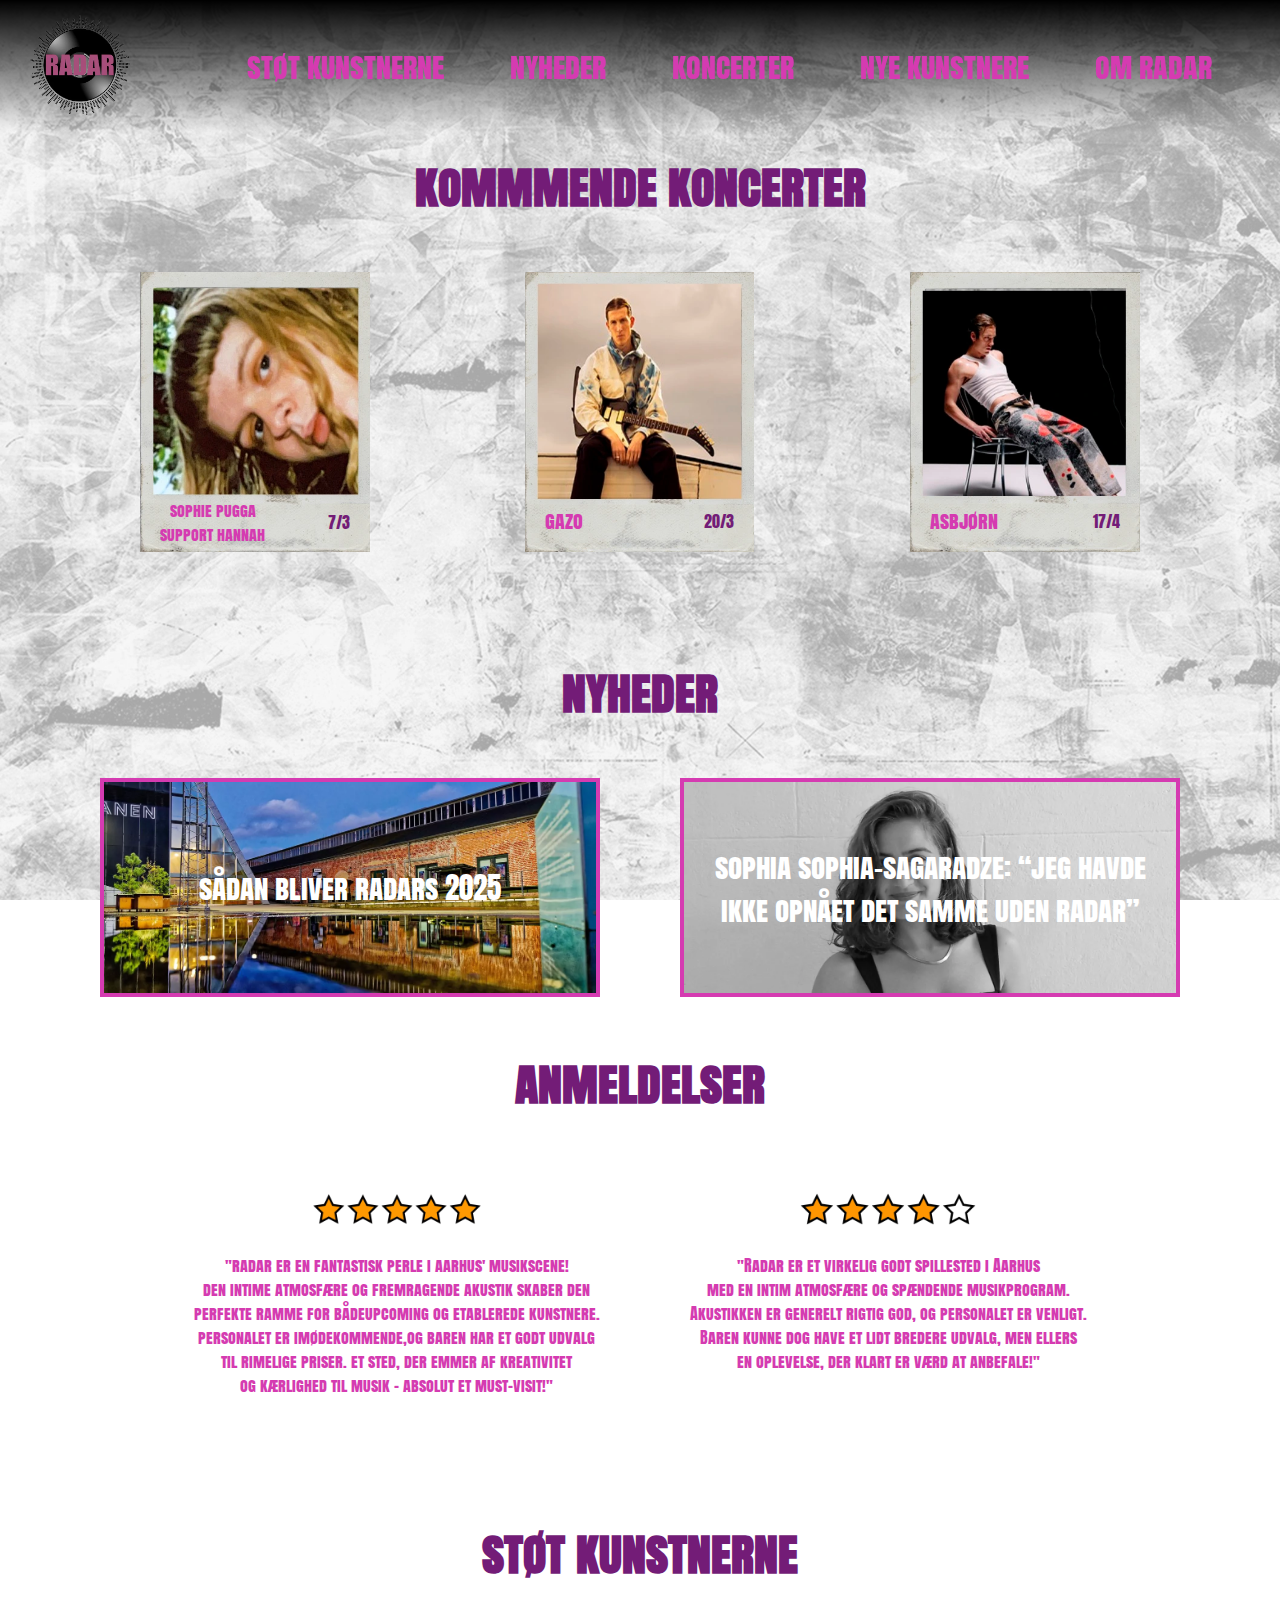
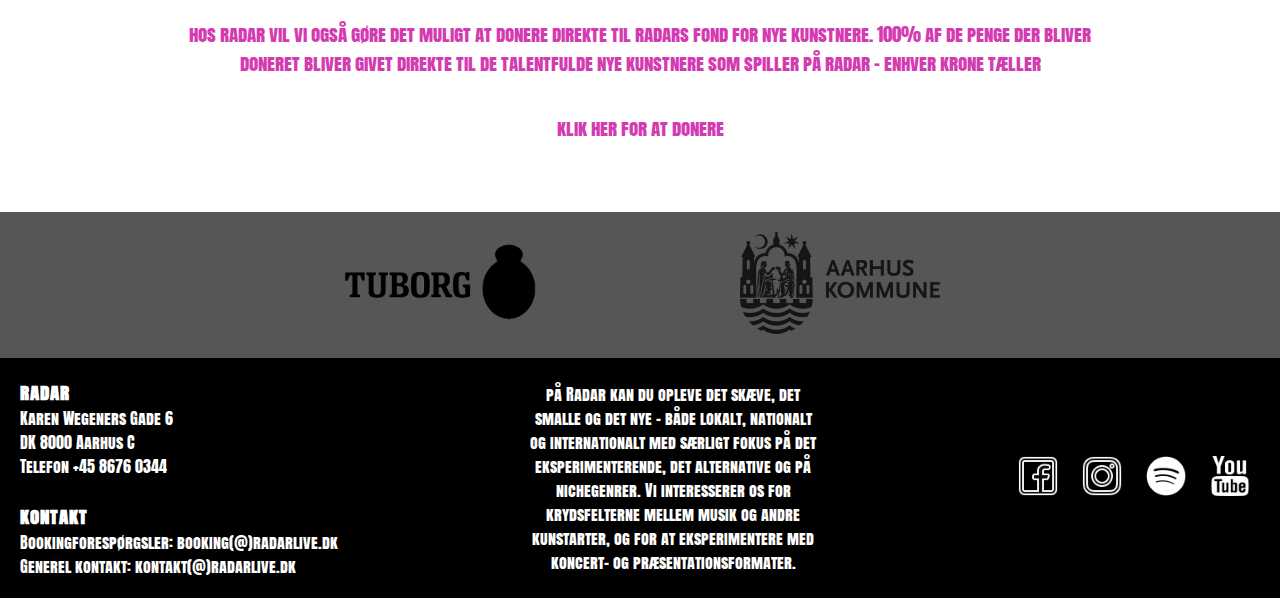
<file: index.html>
<!DOCTYPE html>
<html lang="da">
    <head>
        <meta charset="UTF-8">
        <meta name="viewport" content="width=device-width, initial-scale=1.0">
        <title>Radar</title>
        <meta name="title" content="Radar - Stedet for musikkultur i aarhus">
        <meta name="description" content="Besøg Radar og oplev musikkulturen i aarhus på egen hånd. Kom til fede koncerter med det bedste af de nye kunstnere">
        <link rel="stylesheet" href="css/style.css">
        <link rel="shortcut icon" type="image/x-icon" href="img/radar-logo-6760803867b84.webp"/>
    </head>

    <body>
        <header>
            
            <a href="index.html"><img src="img/radar-logo-bgremoved-67608038f2523.webp" alt="radar logo" class="logo" loading="lazy"/></a>
            
         <input type="checkbox" id="menu-bar">
        <label for="menu-bar"><img class="menubillede" src="img/menu.svg" alt="menu" ></label>
        <nav class="navbar">
            <ul>
                <li><a href="stotkunstnerne.html">støt kunstnerne</a></li>
                <li><a href="nyheder.html">nyheder</a></li>
                <li><a href="koncerter.html">koncerter</a> </li>
                <li><a href="nyekunstnere.html">nye kunstnere</a></li>
                <li><a href="omradar.html">om radar</a></li>
            </ul>
        </nav>
        </header>

        <main>
            <section class="koncerter">
                <h1 class="kommende-koncerter">kommmende koncerter</h1>
                <article class="koncerter-grid">
                    <section class="koncert">
                        <img src="img/koncert-1.webp" alt="Sophie Pugga, Support Hannah">
                        <article>
                            <p class="koncert-titel">sophie pugga<br>support hannah</p>
                            <p class="koncert-dato">7/3</p>
                        </article>
                    </section>
                    <section class="koncert">
                        <img src="img/koncert-2.webp" alt="Gazo">
                        <article>
                            <p class="koncert-titel">gazo</p>
                            <p class="koncert-dato">20/3</p>
                        </article>
                    </section>
                    <section class="koncert">
                        <img src="img/koncert-3.webp" alt="Asbjørn">
                        <article>
                            <p class="koncert-titel">asbjørn</p>
                            <p class="koncert-dato">17/4</p>
                        </article>
                    </section>
                </article>
            </section>
            <section class="news">
                <h2 class="nyheder">nyheder</h2>
                <article class="news-grid">
                    <section class="news-item">
                        <img src="img/radar-2025-67608035aeda5.webp" alt="Radar 2025">
                        <p>sådan bliver radars 2025</p>
                    </section>
                    <section class="news-item">
                        <img src="img/sophia-sagaradze-67608039eadf8.webp" alt="Sophia sophia-sagaradze">
                        <p>sophia sophia-sagaradze: “jeg havde<br>ikke opnået det samme uden radar”</p>
                    </section>
                </article>
            </section>
            <section class="reviews">
                <h2 class="anmeldelser">anmeldelser</h2>
                <article class="reviews-grid">
                    <section class="review">
                        <img src="img/five-star-rating.webp" alt="five star rating">
                        <p>"radar er en fantastisk perle i aarhus' musikscene!<br>den intime atmosfære og fremragende akustik skaber den<br>perfekte ramme for bådeupcoming og etablerede kunstnere.<br>personalet er imødekommende,og baren har et godt udvalg<br>til rimelige priser. et sted, der emmer af kreativitet<br>og kærlighed til musik – absolut et must-visit!"</p>
                    </section>
                    <section class="review">
                        <img src="img/four-star-rating.webp" alt="four star rating">
                        <p>"Radar er et virkelig godt spillested i Aarhus<br>med en intim atmosfære og spændende musikprogram.<br>Akustikken er generelt rigtig god, og personalet er venligt.<br>Baren kunne dog have et lidt bredere udvalg, men ellers<br>en oplevelse, der klart er værd at anbefale!"
                        </p>
                    </section>
                </article>
            </section>
            <section class="donate-section">
                <h2>støt kunstnerne</h2>
                <p>hos radar vil vi også gøre det muligt at donere direkte til radars fond for nye kunstnere. 100% af de penge der bliver doneret bliver givet direkte til de talentfulde nye kunstnere som spiller på radar - enhver krone tæller</p>
                <br>
                <br>
                <a href="stotkunstnerne.html"><p>klik her for at donere</p></a>
            </section>
        </main>

        <footer>
            <section class="partners">
                <a href="https://www.tuborgfondet.dk/" target="_blank" aria-label="tuborg fondets hjemmeside"><img src="img/tuborg-logo-6760803b16c4a.webp" alt="Tuborg"></a>
                <a href="https://aarhus.dk/" target="_blank" aria-label="aarhus kommunes hjemmeside"><img src="img/aarhus-kommune-logo.webp" alt="Aarhus Kommune"></a>
            </section>
            <section class="social">
                <article class="kontakt-tekst">
                    <h3>radar</h3>
                    <p>Karen Wegeners Gade 6<br>DK 8000 Aarhus C<br>Telefon +45 8676 0344</p>
                    <br>
                    <h3>kontakt</h3>
                    <p>Bookingforespørgsler: booking(@)radarlive.dk <br> Generel kontakt: kontakt(@)radarlive.dk</p>
                </article>
                <article class="footer-tekst">
                    <p>på Radar kan du opleve det skæve, det<br>smalle og det nye – både lokalt, nationalt<br>og internationalt med særligt fokus på det<br>eksperimenterende, det alternative og på<br>nichegenrer. Vi interesserer os for<br>krydsfelterne mellem musik og andre<br>kunstarter, og for at eksperimentere med<br>koncert- og præsentationsformater.</p>
                </article>
                <article class="social-icons">
                    <a href="https://www.facebook.com/radarlive" target="_blank" aria-label="radars facebook"><img src="img/facebook-logo.webp" alt="Facebook"></a>
                    <a href="https://www.instagram.com/radarlive/" target="_blank" aria-label="radars instagram"><img src="img/instagram-logo.webp" alt="Instagram"></a>
                    <a href="https://open.spotify.com/user/radarlive" target="_blank" aria-label="radars spotify"><img src="img/spotify-logo-6760803b04fc7.webp" alt="Spotify"></a>
                    <a href="https://www.youtube.com/user/radarliverec" target="_blank" aria-label="radars youtube"><img src="img/youtube-logo-6760803b75007.webp" alt="Youtube"></a>
                </article>
            </section>
        </footer>
</body>
</html>
</file>
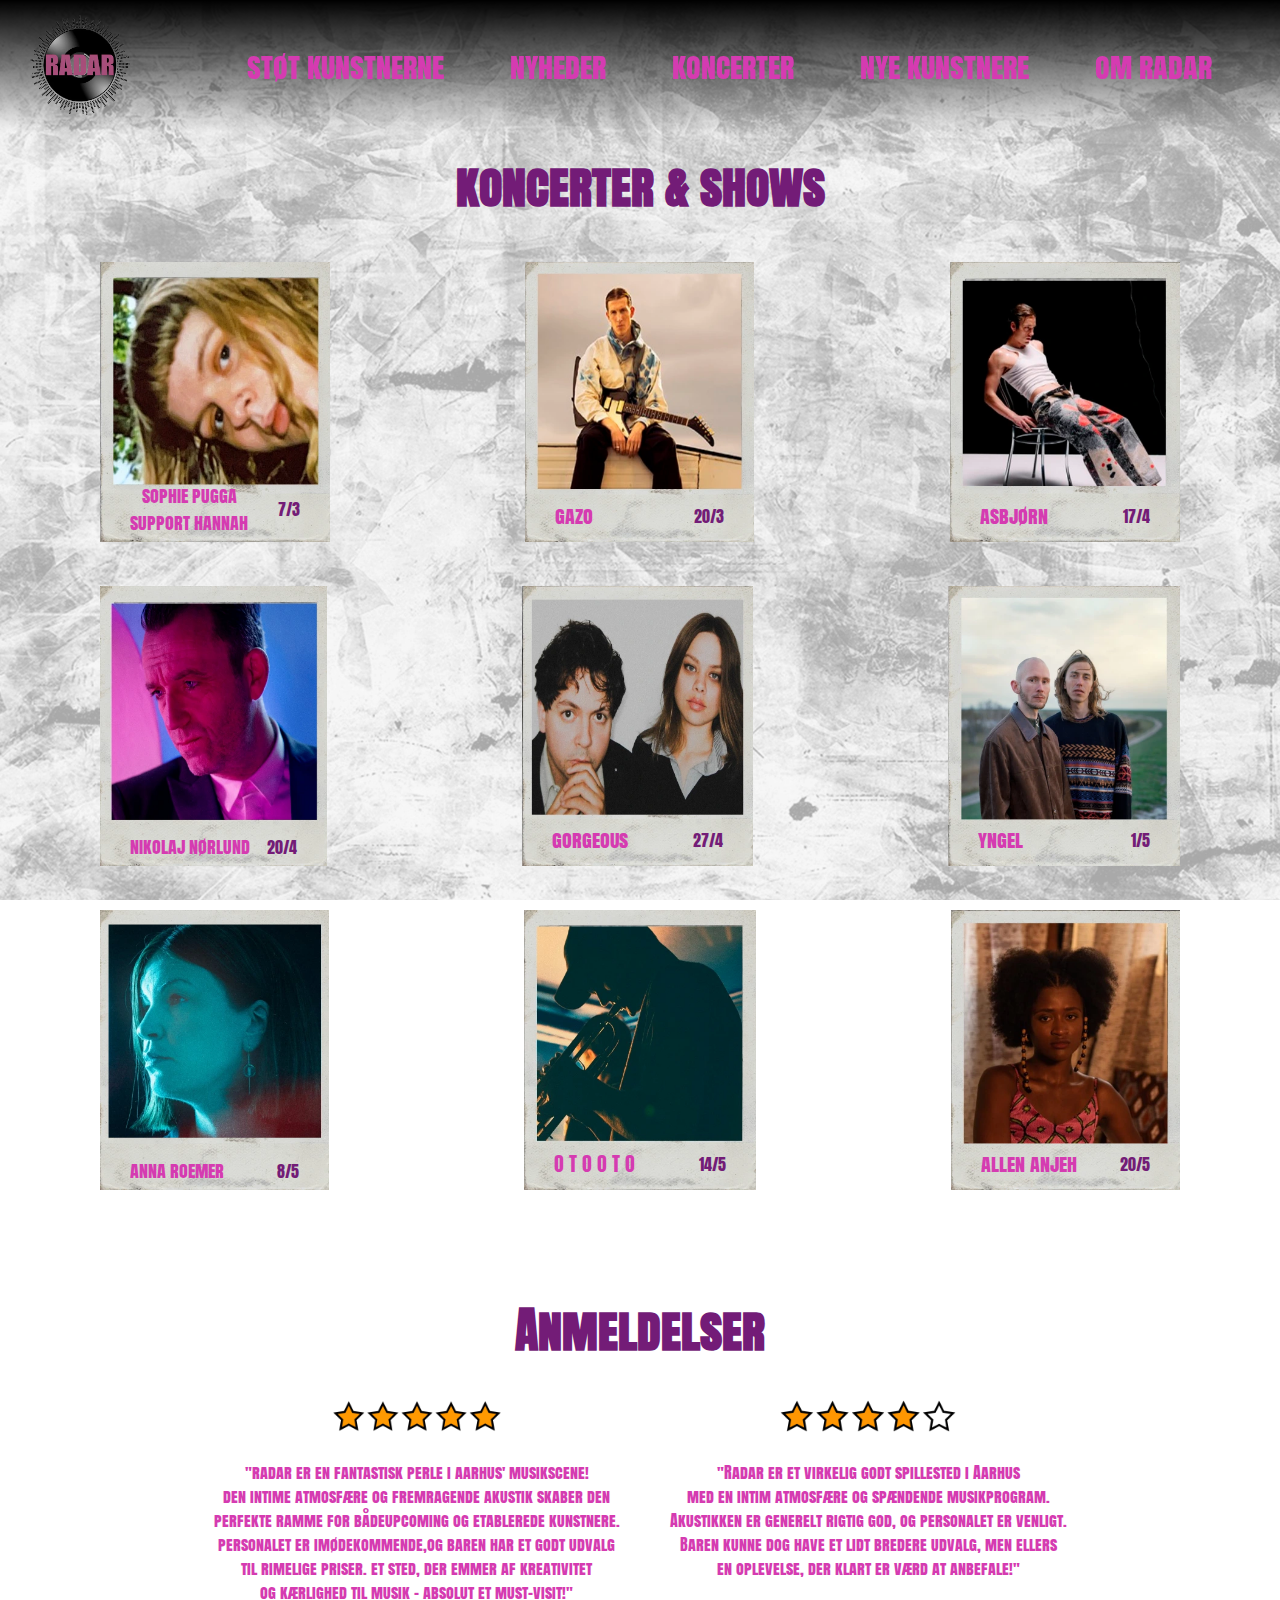
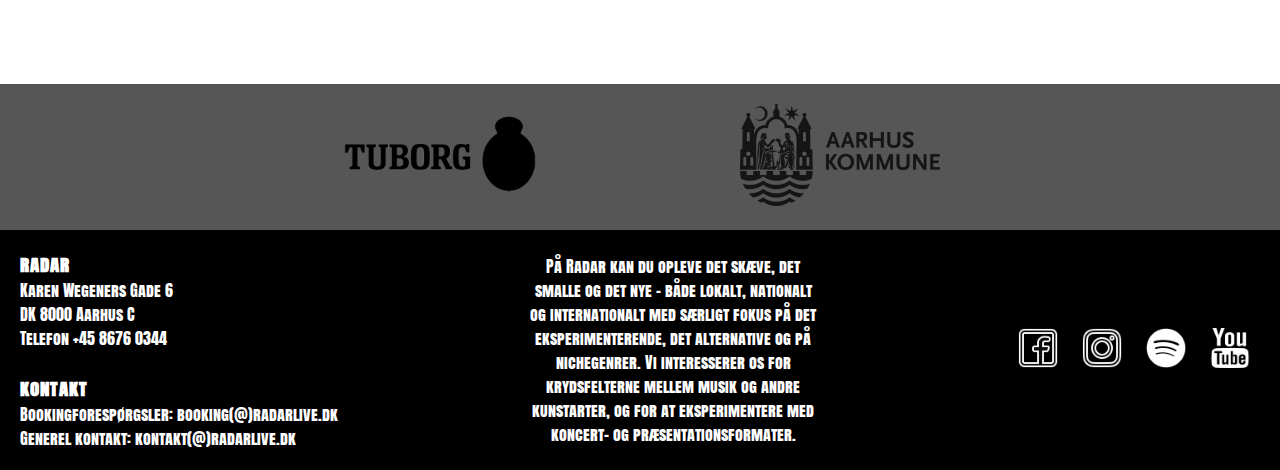
<file: koncerter.html>
<!DOCTYPE html>
<html lang="da">
    <head>
        <meta charset="UTF-8">
        <meta name="viewport" content="width=device-width, initial-scale=1.0">
        <title>Koncerter & Shows</title>
        <meta name="title" content="Radar - Stedet for musikkultur i aarhus">
        <meta name="description" content="Besøg Radar og oplev musikkulturen i aarhus på egen hånd. Kom til fede koncerter med det bedste af de nye kunstnere">
        <link rel="stylesheet" href="css/koncerter.css">
        <link rel="shortcut icon" type="image/x-icon" href="img/radar-logo-6760803867b84.webp"/>
    </head>

    <body>
        <header>
            
            <a href="index.html"><img src="img/radar-logo-bgremoved-67608038f2523.webp" alt="radar logo" class="logo" loading="lazy"/></a>
            
            <input type="checkbox" id="menu-bar">
            <label for="menu-bar"><img class="menubillede" src="img/menu.svg" alt="menu" ></label>
            <nav class="navbar">
                <ul>
                    <li><a href="stotkunstnerne.html">støt kunstnerne</a></li>
                    <li><a href="nyheder.html">nyheder</a></li>
                    <li><a href="koncerter.html">koncerter</a> </li>
                    <li><a href="nyekunstnere.html">nye kunstnere</a></li>
                    <li><a href="omradar.html">om radar</a></li>
                </ul>
            </nav>
        </header>

        <main>
            <section class="koncerter">
                <h1 class="koncerter-shows">koncerter & shows</h1>
                <article class="koncerter-row-1">
                    <section class="koncert">
                        <img src="img/koncert-1.webp" alt="Sophie Pugga, Support Hannah">
                        <article>
                            <p class="koncert-titel">sophie pugga<br>support hannah</p>
                            <p class="koncert-dato">7/3</p>
                        </article>
                    </section>
                    <section class="koncert">
                        <img src="img/koncert-2.webp" alt="Gazo">
                        <article>
                            <p class="koncert-titel">gazo</p>
                            <p class="koncert-dato">20/3</p>
                        </article>
                    </section>
                    <section class="koncert">
                        <img src="img/koncert-3.webp" alt="Asbjørn">
                        <article>
                            <p class="koncert-titel">asbjørn</p>
                            <p class="koncert-dato">17/4</p>
                        </article>
                    </section>
                </article>
                <article class="koncerter-row-2">
                    <section class="koncert">
                        <img src="img/koncert-5.webp" alt="Nikolaj Nørlund">
                        <article>
                            <p class="koncert-titel">nikolaj nørlund</p>
                            <p class="koncert-dato">20/4</p>
                        </article>
                    </section>
                    <section class="koncert">
                        <img src="img/koncert-4.webp" alt="Gorgeous">
                        <article>
                            <p class="koncert-titel">gorgeous</p>
                            <p class="koncert-dato">27/4</p>
                        </article>
                    </section>
                    <section class="koncert">
                        <img src="img/koncert-8.webp" alt="Yngel">
                        <article>
                            <p class="koncert-titel">yngel</p>
                            <p class="koncert-dato">1/5</p>
                        </article>
                    </section>
                </article>
                <article class="koncerter-row-3">
                    <section class="koncert">
                        <img src="img/koncert-7.webp" alt="Anna Roemer">
                        <article>
                            <p class="koncert-titel">anna roemer</p>
                            <p class="koncert-dato">8/5</p>
                        </article>
                    </section>
                    <section class="koncert">
                        <img src="img/koncert-9.webp" alt="O T O O T O">
                        <article>
                            <p class="koncert-titel">O T O O T O</p>
                            <p class="koncert-dato">14/5</p>
                        </article>
                    </section>
                    <section class="koncert">
                        <img src="img/koncert-6.webp" alt="Allen Anjeh">
                        <article>
                            <p class="koncert-titel">allen anjeh</p>
                            <p class="koncert-dato">20/5</p>
                        </article>
                    </section>
                </article>
            </section>
            <section class="reviews">
                <h2 class="anmeldelser">Anmeldelser</h2>
                <article class="reviews-grid">
                    <section class="review">
                        <img src="img/five-star-rating.webp" alt="five star rating">
                        <p>"radar er en fantastisk perle i aarhus' musikscene!<br>den intime atmosfære og fremragende akustik skaber den<br>perfekte ramme for bådeupcoming og etablerede kunstnere.<br>personalet er imødekommende,og baren har et godt udvalg<br>til rimelige priser. et sted, der emmer af kreativitet<br>og kærlighed til musik – absolut et must-visit!"</p>
                    </section>
                    <section class="review">
                        <img src="img/four-star-rating.webp" alt="four star rating">
                        <p>"Radar er et virkelig godt spillested i Aarhus<br>med en intim atmosfære og spændende musikprogram.<br>Akustikken er generelt rigtig god, og personalet er venligt.<br>Baren kunne dog have et lidt bredere udvalg, men ellers<br>en oplevelse, der klart er værd at anbefale!"
                        </p>
                    </section>
                </article>
            </section>
        </main>

        <footer>
            <section class="partners">
                <a href="https://www.tuborgfondet.dk/" target="_blank" aria-label="tuborg fondets hjemmeside"><img src="img/tuborg-logo-6760803b16c4a.webp" alt="Tuborg"></a>
                <a href="https://aarhus.dk/" target="_blank" aria-label="aarhus kommunes hjemmeside"><img src="img/aarhus-kommune-logo.webp" alt="Aarhus Kommune"></a>
            </section>
            <section class="social">
                <article class="kontakt-tekst">
                    <h3>radar</h3>
                    <p>Karen Wegeners Gade 6<br>DK 8000 Aarhus C<br>Telefon +45 8676 0344</p>
                    <br>
                    <h3>kontakt</h3>
                    <p>Bookingforespørgsler: booking(@)radarlive.dk <br> Generel kontakt: kontakt(@)radarlive.dk</p>
                </article>
                <article class="footer-tekst">
                    <p>På Radar kan du opleve det skæve, det<br>smalle og det nye – både lokalt, nationalt<br>og internationalt med særligt fokus på det<br>eksperimenterende, det alternative og på<br>nichegenrer. Vi interesserer os for<br>krydsfelterne mellem musik og andre<br>kunstarter, og for at eksperimentere med<br>koncert- og præsentationsformater.</p>
                </article>
                <article class="social-icons">
                    <a href="https://www.facebook.com/radarlive" target="_blank" aria-label="radars facebook"><img src="img/facebook-logo.webp" alt="Facebook"></a>
                    <a href="https://www.instagram.com/radarlive/" target="_blank" aria-label="radars instagram"><img src="img/instagram-logo.webp" alt="Instagram"></a>
                    <a href="https://open.spotify.com/user/radarlive" target="_blank" aria-label="radars spotify"><img src="img/spotify-logo-6760803b04fc7.webp" alt="Spotify"></a>
                    <a href="https://www.youtube.com/user/radarliverec" target="_blank" aria-label="radars youtube"><img src="img/youtube-logo-6760803b75007.webp" alt="Youtube"></a>
                </article>
            </section>
        </footer>
    </body>
</html>
</file>
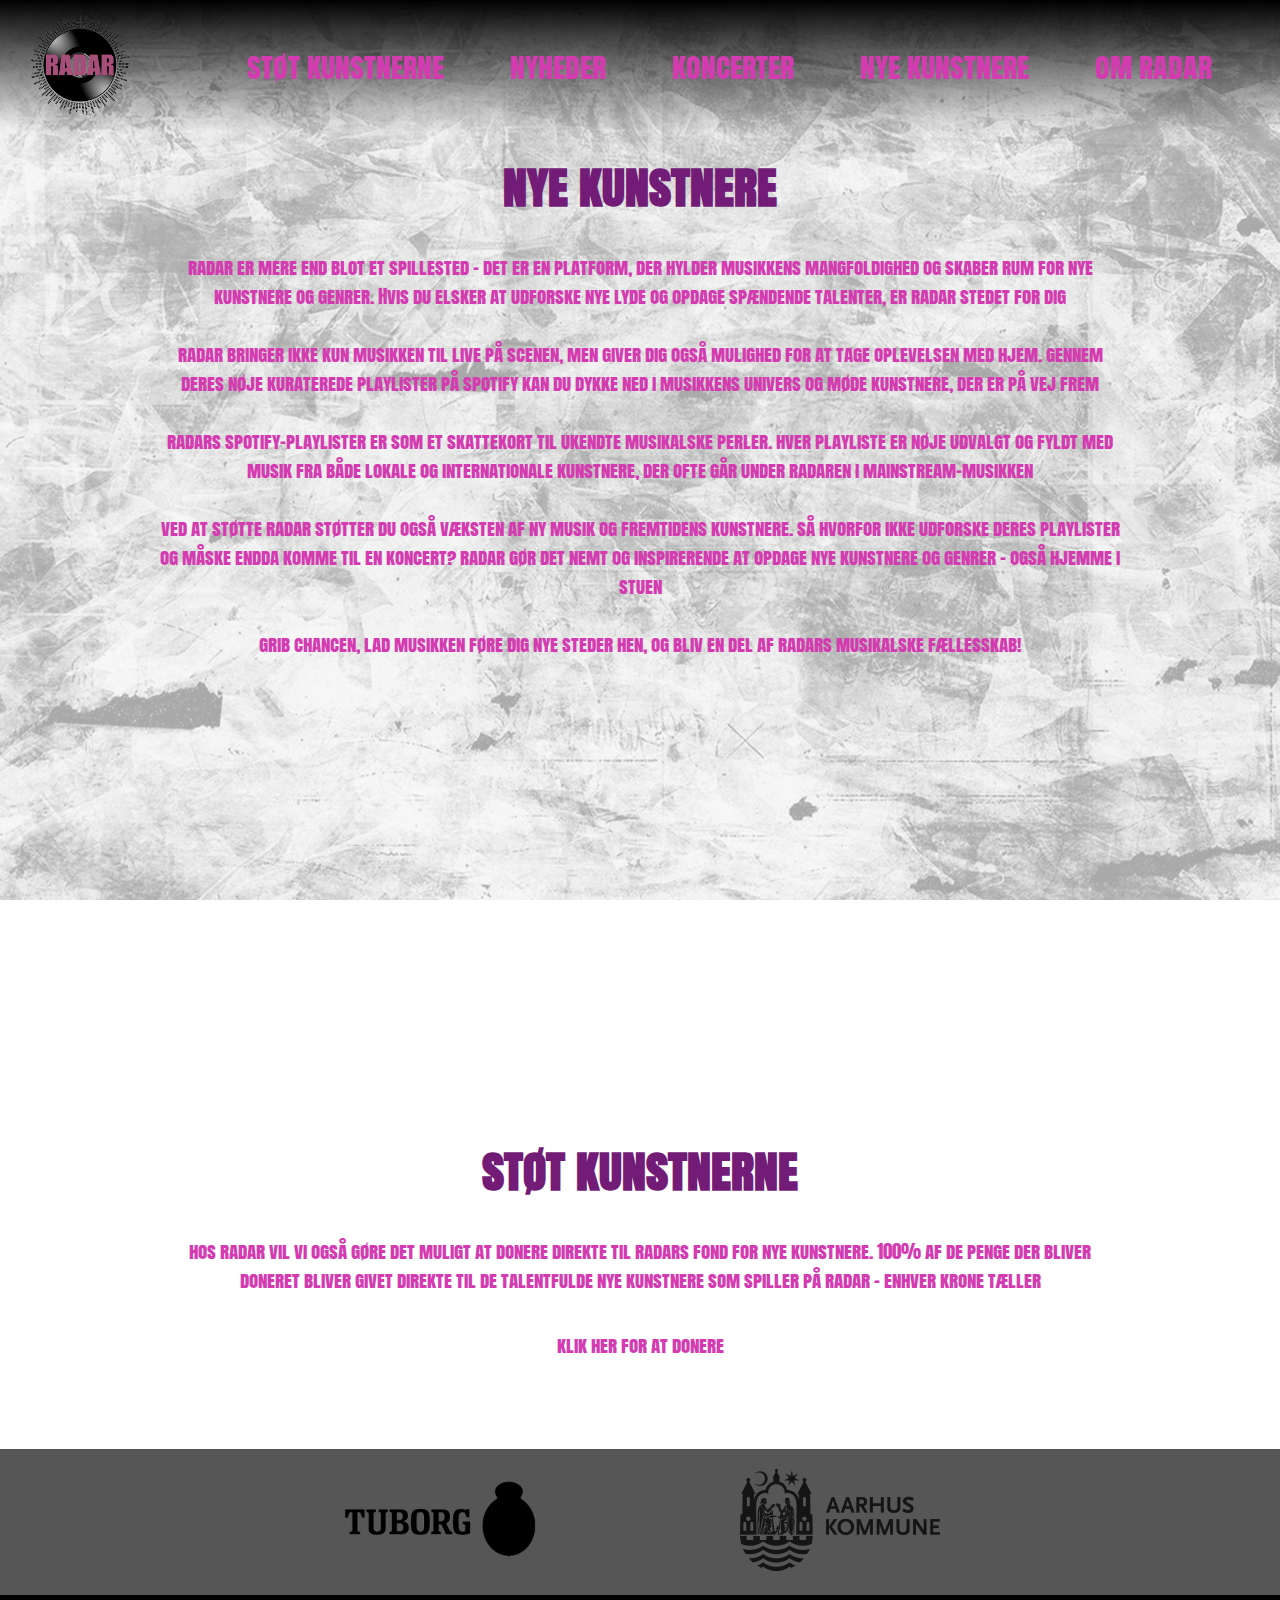
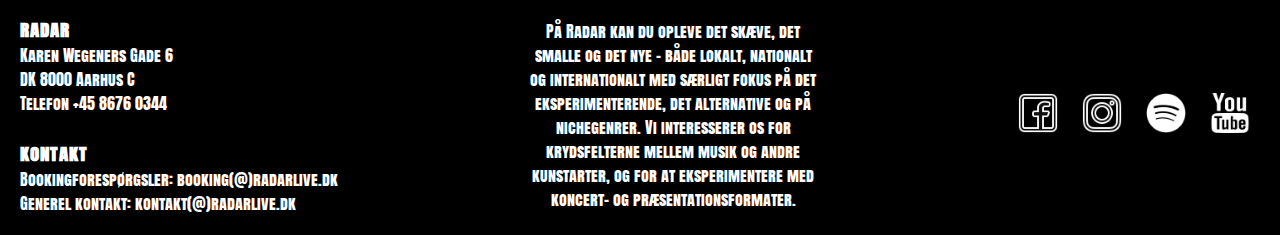
<file: nyekunstnere.html>
<!DOCTYPE html>
<html lang="da">
    <head>
        <meta charset="UTF-8">
        <meta name="viewport" content="width=device-width, initial-scale=1.0">
        <title>Nye Kunstnere</title>
        <meta name="title" content="Radar - Stedet for musikkultur i aarhus">
        <meta name="description" content="Besøg Radar og oplev musikkulturen i aarhus på egen hånd. Opdag nye kunstnere og genre, og find din nye yndlignsmusik">
        <link rel="stylesheet" href="css/nyekunstnere.css">
        <link rel="shortcut icon" type="image/x-icon" href="img/radar-logo-6760803867b84.webp"/>
    </head>

    <body>
        <header>
            
            <a href="index.html"><img src="img/radar-logo-bgremoved-67608038f2523.webp" alt="radar logo" class="logo" loading="lazy"/></a>
            
         <input type="checkbox" id="menu-bar">
        <label for="menu-bar"><img class="menubillede" src="img/menu.svg" alt="menu" ></label>
        <nav class="navbar">
            <ul>
                <li><a href="stotkunstnerne.html">støt kunstnerne</a></li>
                <li><a href="nyheder.html">nyheder</a></li>
                <li><a href="koncerter.html">koncerter</a> </li>
                <li><a href="nyekunstnere.html">nye kunstnere</a></li>
                <li><a href="omradar.html">om radar</a></li>
            </ul>
        </nav>
        </header>

        <main>
            <section class="nye-kunstnere">
                <h1>nye kunstnere</h1>
                <article>
                    <p>radar er mere end blot et spillested – det er en platform, der hylder musikkens mangfoldighed og skaber rum for nye kunstnere og genrer. Hvis du elsker at udforske nye lyde og opdage spændende talenter, er radar stedet for dig
                    <br>
                    <br>
                    radar bringer ikke kun musikken til live på scenen, men giver dig også mulighed for at tage oplevelsen med hjem. gennem deres nøje kuraterede playlister på spotify kan du dykke ned i musikkens univers og møde kunstnere, der er på vej frem
                    <br>
                    <br>
                    radars spotify-playlister er som et skattekort til ukendte musikalske perler. hver playliste er nøje udvalgt og fyldt med musik fra både lokale og internationale kunstnere, der ofte går under radaren i mainstream-musikken
                    <br>
                    <br>
                    ved at støtte radar støtter du også væksten af ny musik og fremtidens kunstnere. så hvorfor ikke udforske deres playlister og måske endda komme til en koncert? radar gør det nemt og inspirerende at opdage nye kunstnere og genrer – også hjemme i stuen
                    <br>
                    <br>
                    grib chancen, lad musikken føre dig nye steder hen, og bliv en del af radars musikalske fællesskab!</p>
                </article>
                <article class="playlist">
                    <iframe style="border-radius:12px; width: 100%; height: 352px;" src="https://open.spotify.com/embed/playlist/50wZfmiqmWoaOllyyqDzff?utm_source=generator&theme=0" allowfullscreen="" allow="autoplay; clipboard-write; encrypted-media; fullscreen; picture-in-picture" loading="lazy"></iframe>
                </article>
            </section>
            <section class="donate-section">
                <h2>støt kunstnerne</h2>
                <p>hos radar vil vi også gøre det muligt at donere direkte til radars fond for nye kunstnere. 100% af de penge der bliver doneret bliver givet direkte til de talentfulde nye kunstnere som spiller på radar - enhver krone tæller</p>
                <br>
                <br>
                <a href="stotkunstnerne.html"><p>klik her for at donere</p></a>
            </section>
        </main>
        <footer>
            <section class="partners">
                <a href="https://www.tuborgfondet.dk/" target="_blank" aria-label="tuborg fondets hjemmeside"><img src="img/tuborg-logo-6760803b16c4a.webp" alt="Tuborg"></a>
                <a href="https://aarhus.dk/" target="_blank" aria-label="aarhus kommunes hjemmeside"><img src="img/aarhus-kommune-logo.webp" alt="Aarhus Kommune"></a>
            </section>
            <section class="social">
                <article class="kontakt-tekst">
                    <h3>radar</h3>
                    <p>Karen Wegeners Gade 6<br>DK 8000 Aarhus C<br>Telefon +45 8676 0344</p>
                    <br>
                    <h3>kontakt</h3>
                    <p>Bookingforespørgsler: booking(@)radarlive.dk <br> Generel kontakt: kontakt(@)radarlive.dk</p>
                </article>
                <article class="footer-tekst">
                    <p>På Radar kan du opleve det skæve, det<br>smalle og det nye – både lokalt, nationalt<br>og internationalt med særligt fokus på det<br>eksperimenterende, det alternative og på<br>nichegenrer. Vi interesserer os for<br>krydsfelterne mellem musik og andre<br>kunstarter, og for at eksperimentere med<br>koncert- og præsentationsformater.</p>
                </article>
                <article class="social-icons">
                    <a href="https://www.facebook.com/radarlive" target="_blank" aria-label="radars facebook"><img src="img/facebook-logo.webp" alt="Facebook"></a>
                    <a href="https://www.instagram.com/radarlive/" target="_blank" aria-label="radars instagram"><img src="img/instagram-logo.webp" alt="Instagram"></a>
                    <a href="https://open.spotify.com/user/radarlive" target="_blank" aria-label="radars spotify"><img src="img/spotify-logo-6760803b04fc7.webp" alt="Spotify"></a>
                    <a href="https://www.youtube.com/user/radarliverec" target="_blank" aria-label="radars youtube"><img src="img/youtube-logo-6760803b75007.webp" alt="Youtube"></a>
                </article>
            </section>
        </footer>
    </body>
</html>
</file>
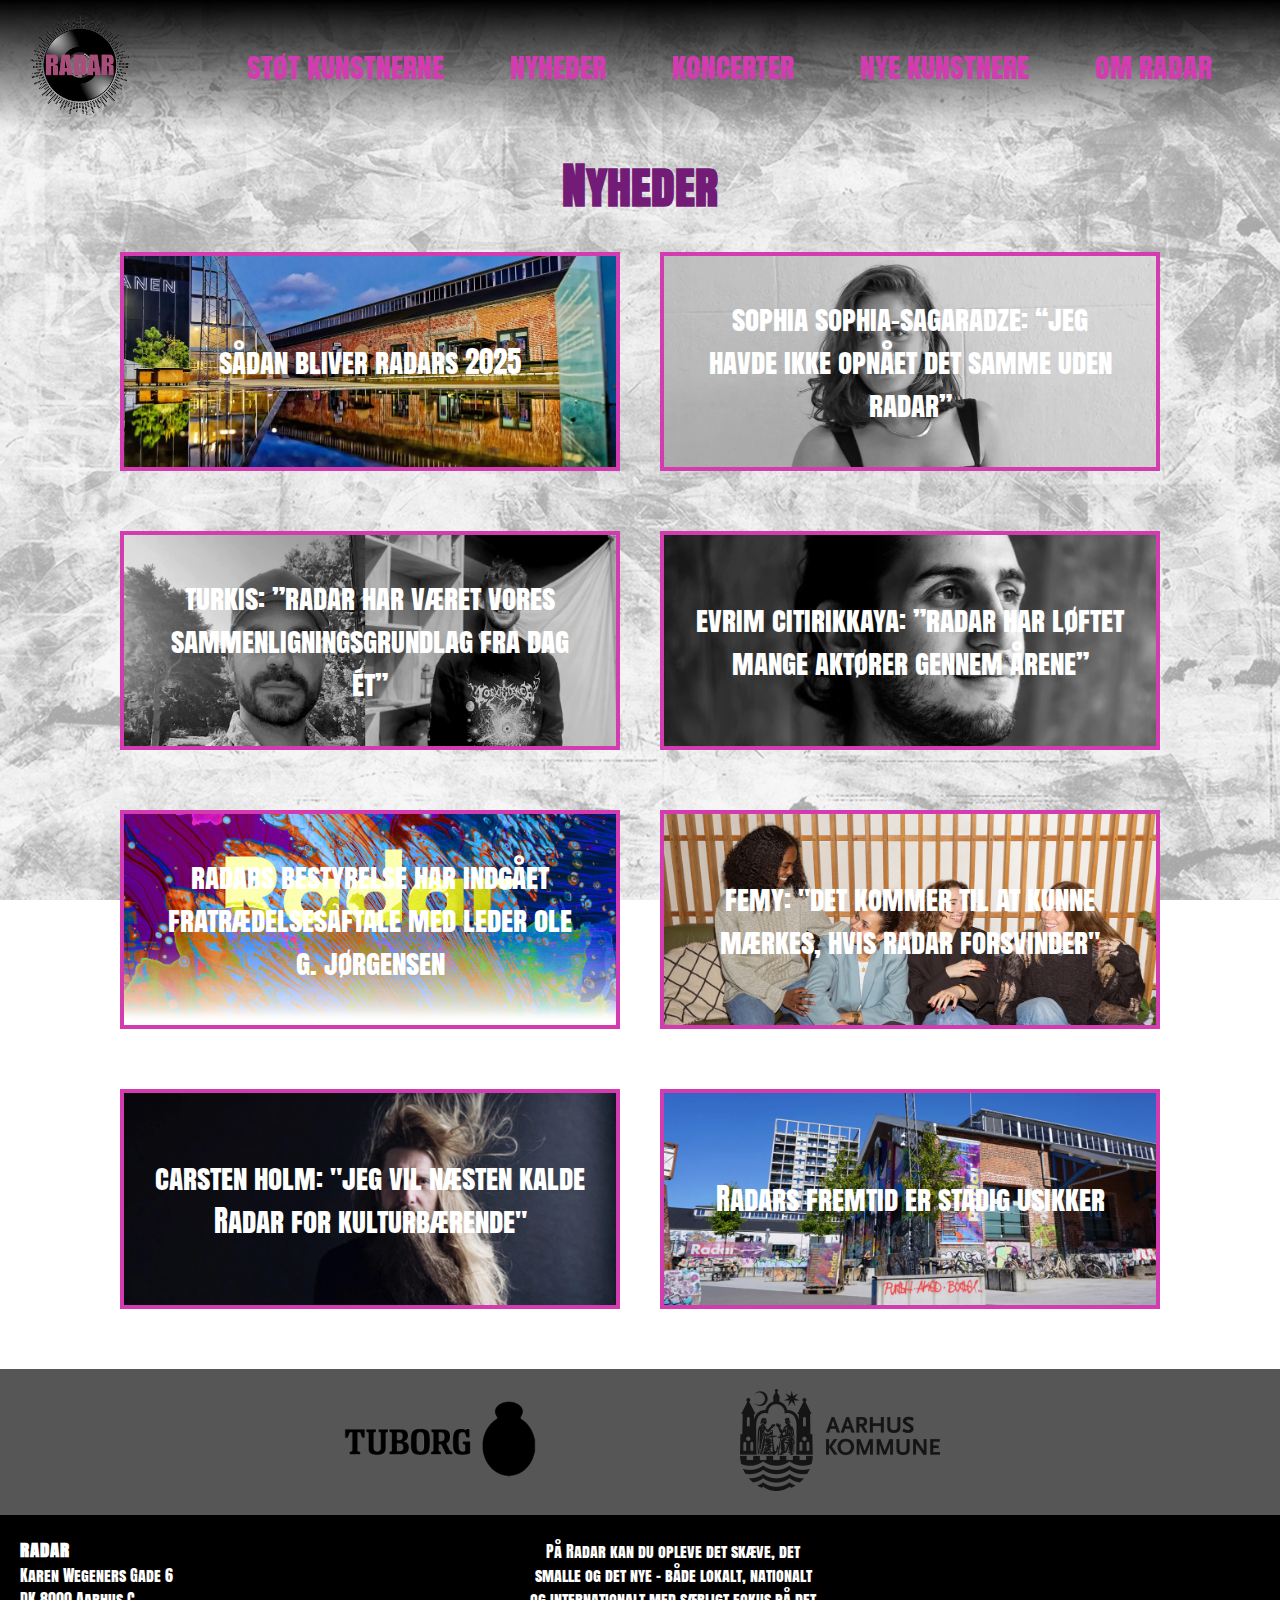
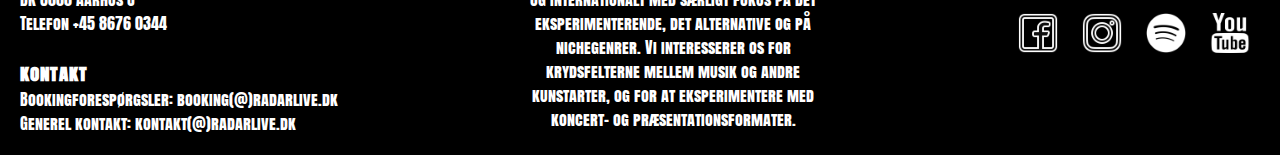
<file: nyheder.html>
<!DOCTYPE html>
<html lang="da">
    <head>
        <meta charset="UTF-8">
        <meta name="viewport" content="width=device-width, initial-scale=1.0">
        <title>Nyheder</title>
        <meta name="title" content="Radar - Stedet for musikkultur i aarhus">
        <meta name="description" content="Læs alle Radars nyheder om kunstnerne, spillestedet og alt imellem">
        <link rel="stylesheet" href="css/nyheder.css">
        <link rel="shortcut icon" type="image/x-icon" href="img/radar-logo-6760803867b84.webp"/>
    </head>

    <body>
        <header>
            
            <a href="index.html"><img src="img/radar-logo-bgremoved-67608038f2523.webp" alt="radar logo" class="logo" loading="lazy"/></a>
            
         <input type="checkbox" id="menu-bar">
        <label for="menu-bar"><img class="menubillede" src="img/menu.svg" alt="menu" ></label>
        <nav class="navbar">
            <ul>
                <li><a href="stotkunstnerne.html">støt kunstnerne</a></li>
                <li><a href="nyheder.html">nyheder</a></li>
                <li><a href="koncerter.html">koncerter</a> </li>
                <li><a href="nyekunstnere.html">nye kunstnere</a></li>
                <li><a href="omradar.html">om radar</a></li>
            </ul>
        </nav>
        </header>

        <main>
            <section class="news">
                <h1 class="nyheder">Nyheder</h1>
                <article class="news-grid">
                    <section class="news-item">
                        <img src="img/radar-2025-67608035aeda5.webp" alt="Radar 2025">
                        <p>sådan bliver radars 2025</p>
                    </section>
                    <section class="news-item">
                        <img src="img/sophia-sagaradze-67608039eadf8.webp" alt="Sophia sagaradze">
                        <p>sophia sophia-sagaradze: “jeg havde ikke opnået det samme uden radar”</p>
                    </section>
                </article>
                <article class="news-grid">
                    <section class="news-item">
                        <img src="img/turkis-6760803bb0efb.webp" alt="turkis">
                        <p>turkis: ”radar har været vores sammenligningsgrundlag fra dag ét”</p>
                    </section>
                    <section class="news-item">
                        <img src="img/evrim.webp" alt="Evrim Citirikkaya">
                        <p>evrim citirikkaya: ”radar har løftet mange aktører gennem årene”</p>
                    </section>
                </article>
                <article class="news-grid">
                    <section class="news-item">
                        <img src="img/radar-bestyrelse-6760803606e8b.webp" alt="Radars bestyrelse">
                        <p>radars bestyrelse har indgået fratrædelsesaftale med leder ole g. jørgensen</p>
                    </section>
                    <section class="news-item">
                        <img src="img/femy.webp" alt="femy">
                        <p>femy: "det kommer til at kunne mærkes, hvis radar forsvinder"</p>
                    </section>
                </article>
                <article class="news-grid">
                    <section class="news-item">
                        <img src="img/carstenholm.webp" alt="Carsten Holm">
                        <p>carsten holm: "jeg vil næsten kalde Radar for kulturbærende"</p>
                    </section>
                    <section class="news-item">
                        <img src="img/radars-fremtid-676080396caa7.webp" alt="radars fremtid">
                        <p>Radars fremtid er stadig usikker</p>
                    </section>
                </article>
            </section>
        </main>

        <footer>
            <section class="partners">
                <a href="https://www.tuborgfondet.dk/" target="_blank" aria-label="tuborg fondets hjemmeside"><img src="img/tuborg-logo-6760803b16c4a.webp" alt="Tuborg"></a>
                <a href="https://aarhus.dk/" target="_blank" aria-label="aarhus kommunes hjemmeside"><img src="img/aarhus-kommune-logo.webp" alt="Aarhus Kommune"></a>
            </section>
            <section class="social">
                <article class="kontakt-tekst">
                    <h3>radar</h3>
                    <p>Karen Wegeners Gade 6<br>DK 8000 Aarhus C<br>Telefon +45 8676 0344</p>
                    <br>
                    <h3>kontakt</h3>
                    <p>Bookingforespørgsler: booking(@)radarlive.dk <br> Generel kontakt: kontakt(@)radarlive.dk</p>
                </article>
                <article class="footer-tekst">
                    <p>På Radar kan du opleve det skæve, det<br>smalle og det nye – både lokalt, nationalt<br>og internationalt med særligt fokus på det<br>eksperimenterende, det alternative og på<br>nichegenrer. Vi interesserer os for<br>krydsfelterne mellem musik og andre<br>kunstarter, og for at eksperimentere med<br>koncert- og præsentationsformater.</p>
                </article>
                <article class="social-icons">
                    <a href="https://www.facebook.com/radarlive" target="_blank" aria-label="radars facebook"><img src="img/facebook-logo.webp" alt="Facebook"></a>
                    <a href="https://www.instagram.com/radarlive/" target="_blank" aria-label="radars instagram"><img src="img/instagram-logo.webp" alt="Instagram"></a>
                    <a href="https://open.spotify.com/user/radarlive" target="_blank" aria-label="radars spotify"><img src="img/spotify-logo-6760803b04fc7.webp" alt="Spotify"></a>
                    <a href="https://www.youtube.com/user/radarliverec" target="_blank" aria-label="radars youtube"><img src="img/youtube-logo-6760803b75007.webp" alt="Youtube"></a>
                </article>
            </section>
        </footer>
    </body>
</html>
</file>
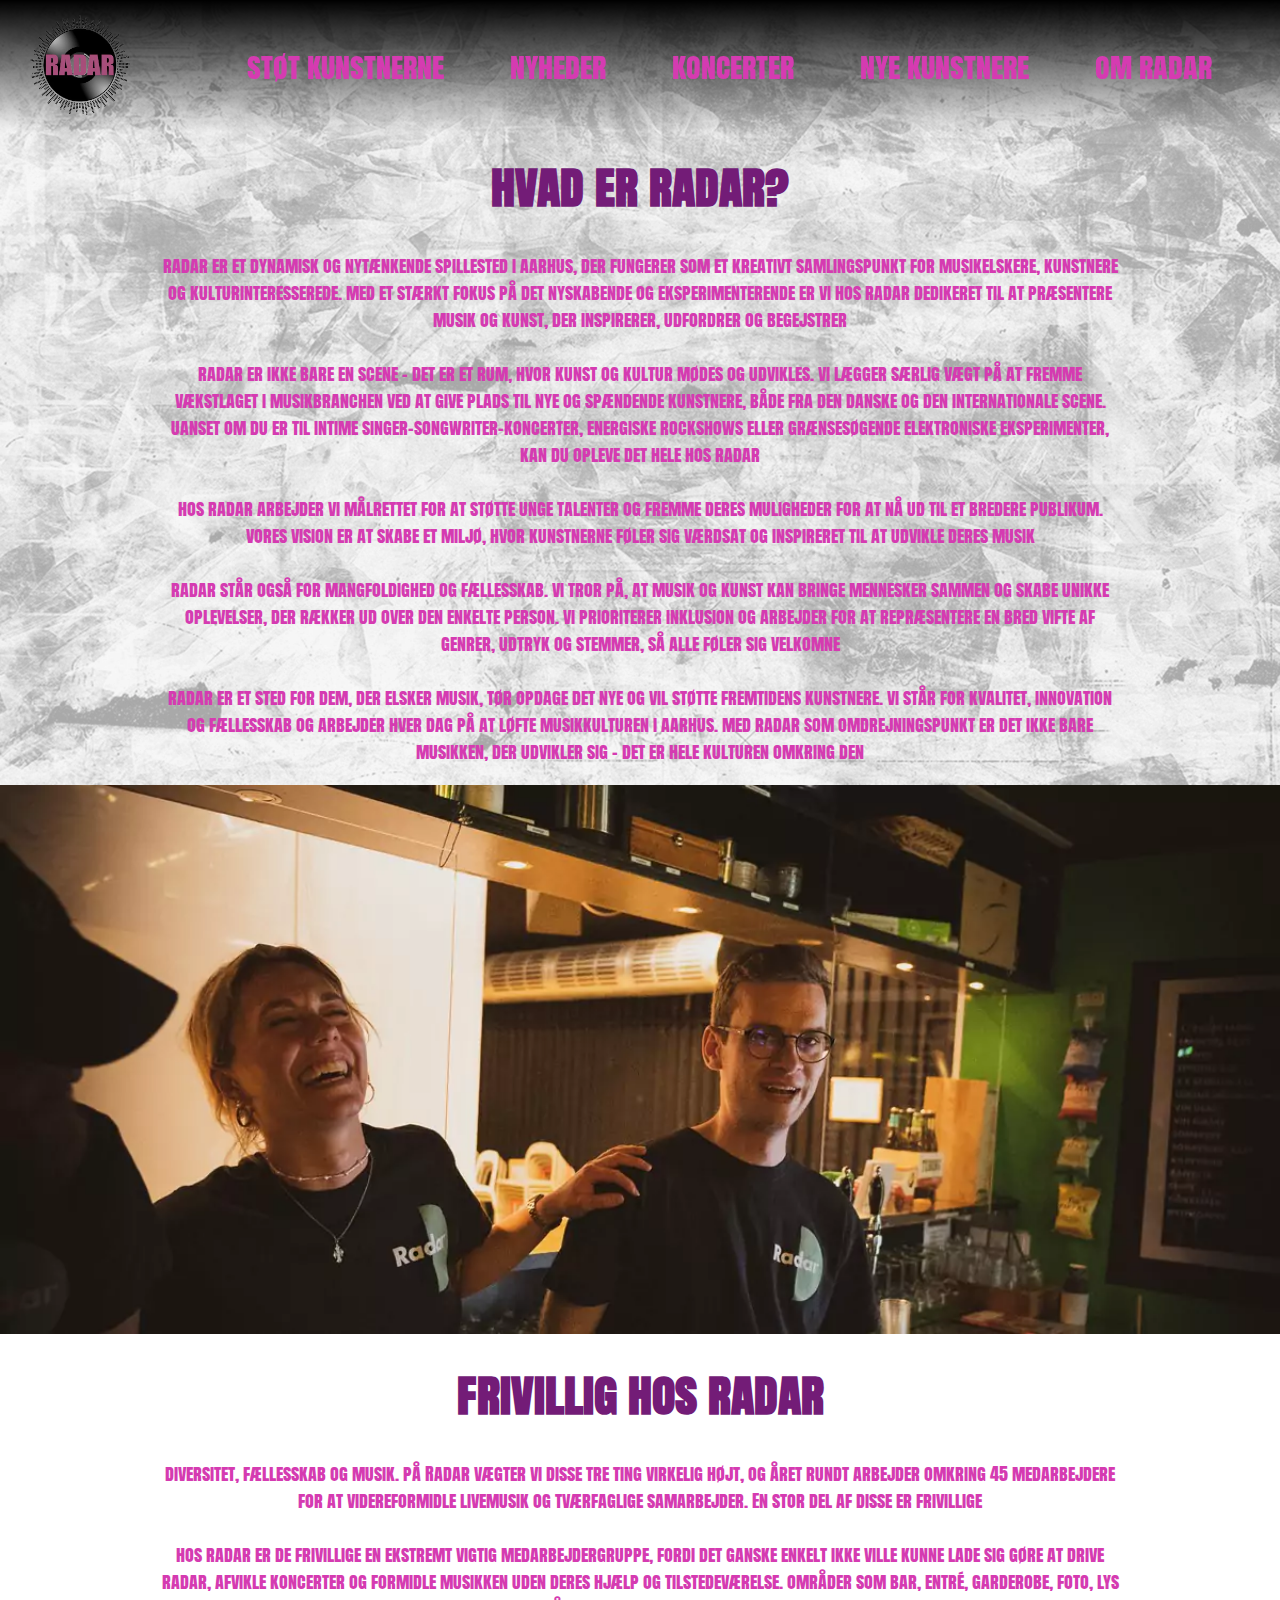
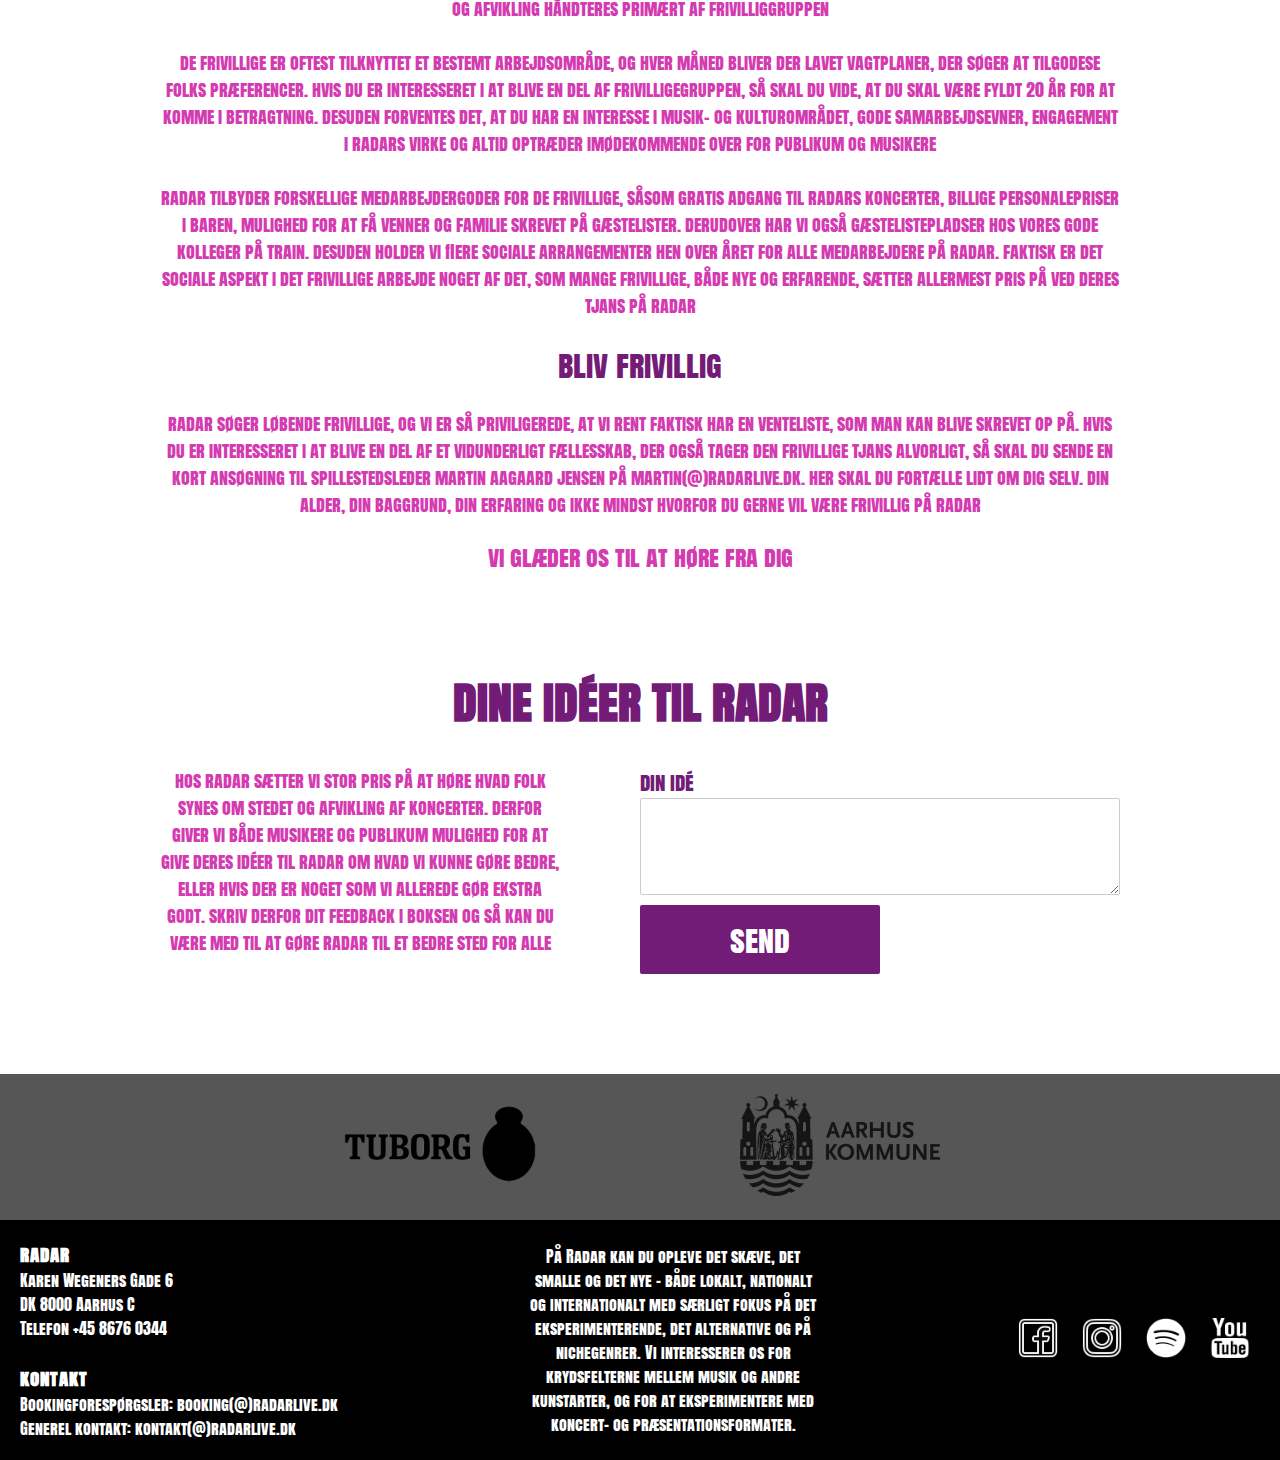
<file: omradar.html>
<!DOCTYPE html>
<html lang="da">
    <head>
        <meta charset="UTF-8">
        <meta name="viewport" content="width=device-width, initial-scale=1.0">
        <title>Om Radar</title>
        <meta name="title" content="Radar - Stedet for musikkultur i aarhus">
        <meta name="description" content="Besøg Radar og oplev musikkulturen i aarhus på egen hånd. Kom til fede koncerter med det bedste af de nye kunstnere. Støt også de nye kunstnere og hjælp dem med at finde deres vej igennem musikindustrien">
        <link rel="stylesheet" href="css/omradar.css">
        <link rel="shortcut icon" type="image/x-icon" href="img/radar-logo-6760803867b84.webp"/>
    </head>

    <body>
        <header>
            
            <a href="index.html"><img src="img/radar-logo-bgremoved-67608038f2523.webp" alt="radar logo" class="logo" loading="lazy"/></a>
            
         <input type="checkbox" id="menu-bar">
        <label for="menu-bar"><img class="menubillede" src="img/menu.svg" alt="menu" ></label>
        <nav class="navbar">
            <ul>
                <li><a href="stotkunstnerne.html">støt kunstnerne</a></li>
                <li><a href="nyheder.html">nyheder</a></li>
                <li><a href="koncerter.html">koncerter</a> </li>
                <li><a href="nyekunstnere.html">nye kunstnere</a></li>
                <li><a href="omradar.html">om radar</a></li>
            </ul>
        </nav>
        </header>

        <main>
            <section class="hvad-er-radar">
                <h1>hvad er radar?</h1>
                <p>radar er et dynamisk og nytænkende spillested i aarhus, der fungerer som et kreativt samlingspunkt for musikelskere, kunstnere og kulturinteresserede. med et stærkt fokus på det nyskabende og eksperimenterende er vi hos radar dedikeret til at præsentere musik og kunst, der inspirerer, udfordrer og begejstrer
                <br>
                <br>
                radar er ikke bare en scene – det er et rum, hvor kunst og kultur mødes og udvikles. vi lægger særlig vægt på at fremme vækstlaget i musikbranchen ved at give plads til nye og spændende kunstnere, både fra den danske og den internationale scene. uanset om du er til intime singer-songwriter-koncerter, energiske rockshows eller grænsesøgende elektroniske eksperimenter, kan du opleve det hele hos radar
                <br>
                <br>
                hos radar arbejder vi målrettet for at støtte unge talenter og fremme deres muligheder for at nå ud til et bredere publikum. vores vision er at skabe et miljø, hvor kunstnerne føler sig værdsat og inspireret til at udvikle deres musik
                <br>
                <br>
                radar står også for mangfoldighed og fællesskab. vi tror på, at musik og kunst kan bringe mennesker sammen og skabe unikke oplevelser, der rækker ud over den enkelte person. vi prioriterer inklusion og arbejder for at repræsentere en bred vifte af genrer, udtryk og stemmer, så alle føler sig velkomne
                <br>
                <br>
                radar er et sted for dem, der elsker musik, tør opdage det nye og vil støtte fremtidens kunstnere. vi står for kvalitet, innovation og fællesskab og arbejder hver dag på at løfte musikkulturen i aarhus. med radar som omdrejningspunkt er det ikke bare musikken, der udvikler sig – det er hele kulturen omkring den
                </p>
            </section>
            <section class="radar-image">
                <img src="img/radar-frivillig-676080377e32a.webp" alt="frivillig hos radar">
            </section>
            <section class="frivillig">
                <h2>frivillig hos radar</h2>
                <p>diversitet, fællesskab og musik. på Radar vægter vi disse tre ting virkelig højt, og året rundt arbejder omkring 45 medarbejdere for at videreformidle livemusik og tværfaglige samarbejder. En stor del af disse er frivillige
                <br>
                <br>
                hos radar er de frivillige en ekstremt vigtig medarbejdergruppe, fordi det ganske enkelt ikke ville kunne lade sig gøre at drive radar, afvikle koncerter og formidle musikken uden deres hjælp og tilstedeværelse. områder som bar, entré, garderobe, foto, lys og afvikling håndteres primært af frivilliggruppen 
                <br>
                <br>
                de frivillige er oftest tilknyttet et bestemt arbejdsområde, og hver måned bliver der lavet vagtplaner, der søger at tilgodese folks præferencer. hvis du er interesseret i at blive en del af frivilligegruppen, så skal du vide, at du skal være fyldt 20 år for at komme i betragtning. desuden forventes det, at du har en interesse i musik- og kulturområdet, gode samarbejdsevner, engagement i radars virke og altid optræder imødekommende over for publikum og musikere
                <br>
                <br>
                radar tilbyder forskellige medarbejdergoder for de frivillige, såsom gratis adgang til radars koncerter, billige personalepriser i baren, mulighed for at få venner og familie skrevet på gæstelister. derudover har vi også gæstelistepladser hos vores gode kolleger på train. desuden holder vi flere sociale arrangementer hen over året for alle medarbejdere på radar. faktisk er det sociale aspekt i det frivillige arbejde noget af det, som mange frivillige, både nye og erfarende, sætter allermest pris på ved deres tjans på radar
                </p>
                <br>
                <p class="bliv-frivillig">bliv frivillig</p>
                <br>
                <p>radar søger løbende frivillige, og vi er så priviligerede, at vi rent faktisk har en venteliste, som man kan blive skrevet op på. hvis du er interesseret i at blive en del af et vidunderligt fællesskab, der også tager den frivillige tjans alvorligt, så skal du sende en kort ansøgning til spillestedsleder martin aagaard jensen på martin(@)radarlive.dk. her skal du fortælle lidt om dig selv. din alder, din baggrund, din erfaring og ikke mindst hvorfor du gerne vil være frivillig på radar</p>
                <br>
                <p class="glader-os">vi glæder os til at høre fra dig</p>
            </section>
            <section class="dine-ideer">
                <h2>dine idéer til radar</h2>
                <article class="ideer-container">
                    <p class="tekst-om-ide">hos radar sætter vi stor pris på at høre hvad folk synes om stedet og afvikling af koncerter. derfor giver vi både musikere og publikum mulighed for at give deres idéer til radar om hvad vi kunne gøre bedre, eller hvis der er noget som vi allerede gør ekstra godt. skriv derfor dit feedback i boksen og så kan du være med til at gøre radar til et bedre sted for alle</p>
                    <form class="feedback-form">
                        <label for="post-body">din idé</label>
                        <textarea id="post-body" name="post-body" rows="5" required></textarea>
        
                        <button type="submit">send</button>
                    </form>
                </article>
            </section>
        </main>

        <footer>
            <section class="partners">
                <a href="https://www.tuborgfondet.dk/" target="_blank" aria-label="tuborg fondets hjemmeside"><img src="img/tuborg-logo-6760803b16c4a.webp" alt="Tuborg"></a>
                <a href="https://aarhus.dk/" target="_blank" aria-label="aarhus kommunes hjemmeside"><img src="img/aarhus-kommune-logo.webp" alt="Aarhus Kommune"></a>
            </section>
            <section class="social">
                <article class="kontakt-tekst">
                    <h3>radar</h3>
                    <p>Karen Wegeners Gade 6<br>DK 8000 Aarhus C<br>Telefon +45 8676 0344</p>
                    <br>
                    <h3>kontakt</h3>
                    <p>Bookingforespørgsler: booking(@)radarlive.dk <br> Generel kontakt: kontakt(@)radarlive.dk</p>
                </article>
                <article class="footer-tekst">
                    <p>På Radar kan du opleve det skæve, det<br>smalle og det nye – både lokalt, nationalt<br>og internationalt med særligt fokus på det<br>eksperimenterende, det alternative og på<br>nichegenrer. Vi interesserer os for<br>krydsfelterne mellem musik og andre<br>kunstarter, og for at eksperimentere med<br>koncert- og præsentationsformater.</p>
                </article>
                <article class="social-icons">
                    <a href="https://www.facebook.com/radarlive" target="_blank" aria-label="radars facebook"><img src="img/facebook-logo.webp" alt="Facebook"></a>
                    <a href="https://www.instagram.com/radarlive/" target="_blank" aria-label="radars instagram"><img src="img/instagram-logo.webp" alt="Instagram"></a>
                    <a href="https://open.spotify.com/user/radarlive" target="_blank" aria-label="radars spotify"><img src="img/spotify-logo-6760803b04fc7.webp" alt="Spotify"></a>
                    <a href="https://www.youtube.com/user/radarliverec" target="_blank" aria-label="radars youtube"><img src="img/youtube-logo-6760803b75007.webp" alt="Youtube"></a>
                </article>
            </section>
        </footer>
    </body>
</html>
</file>
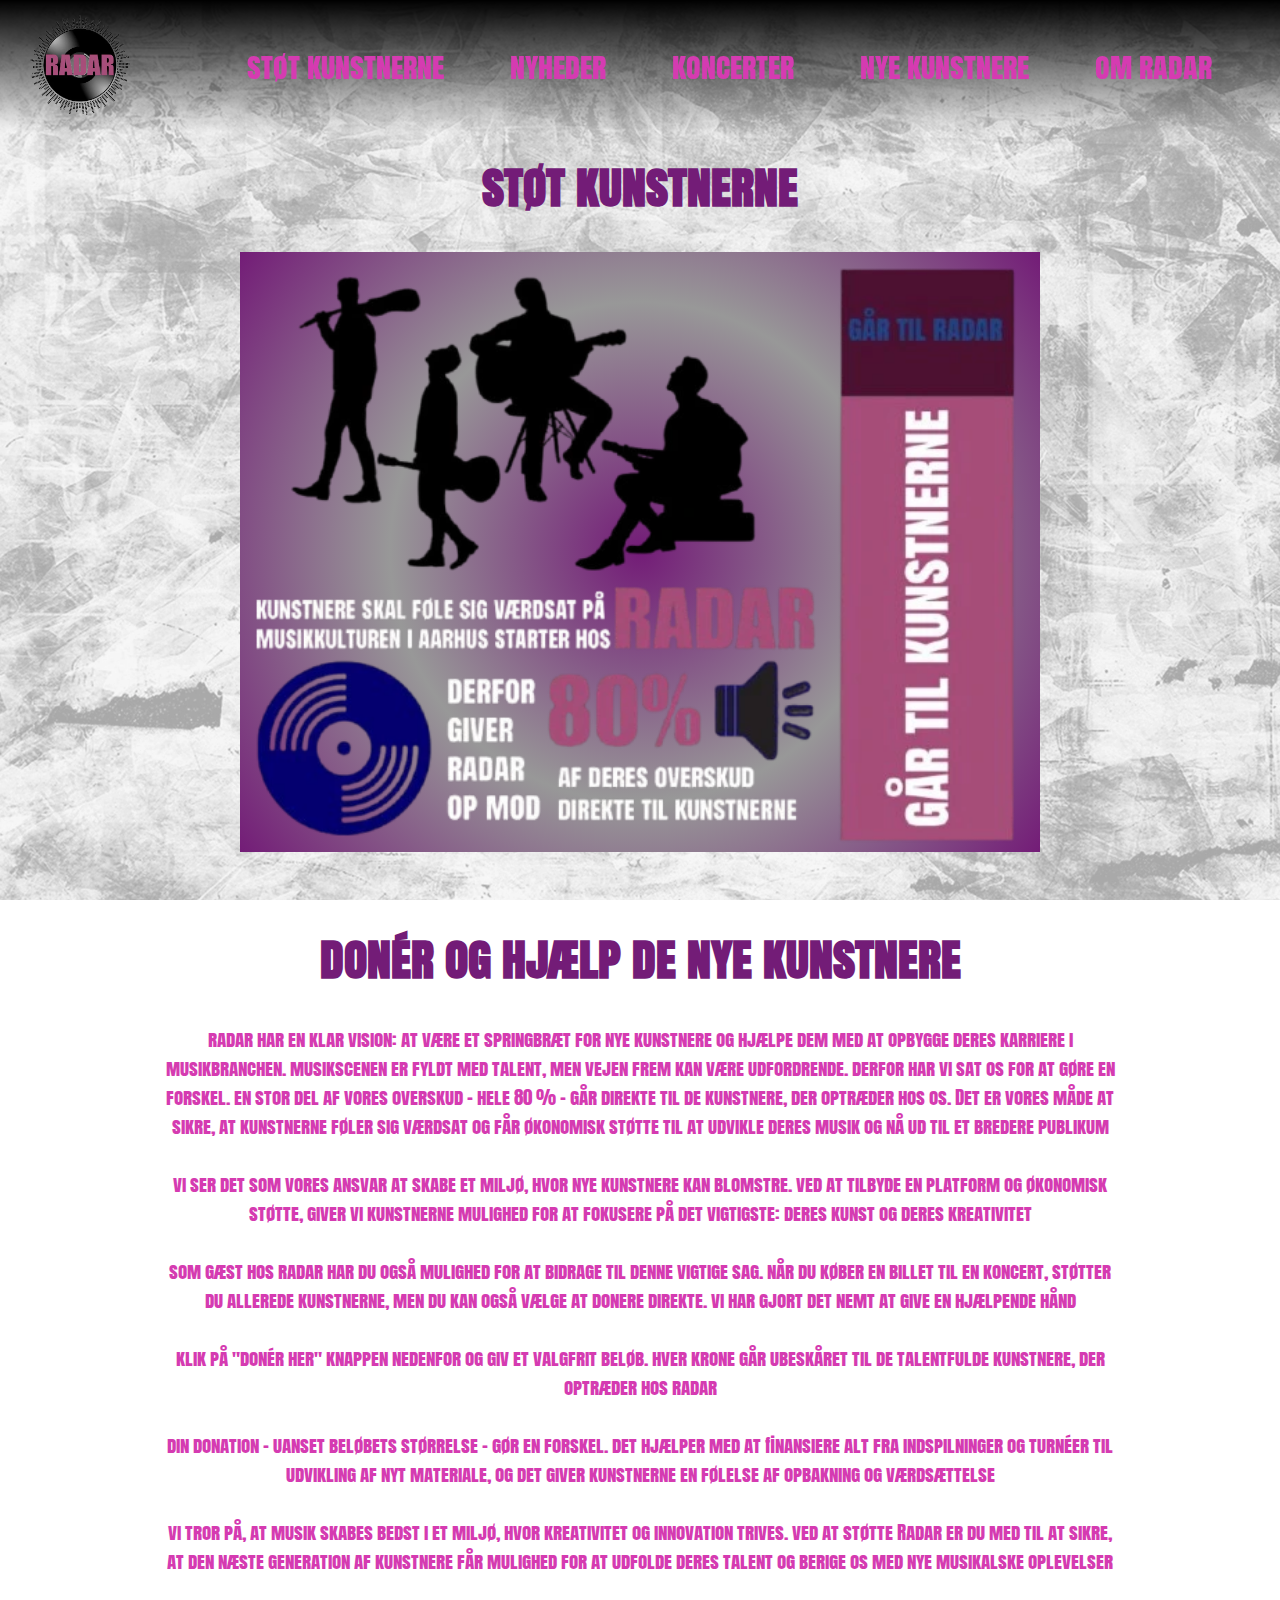
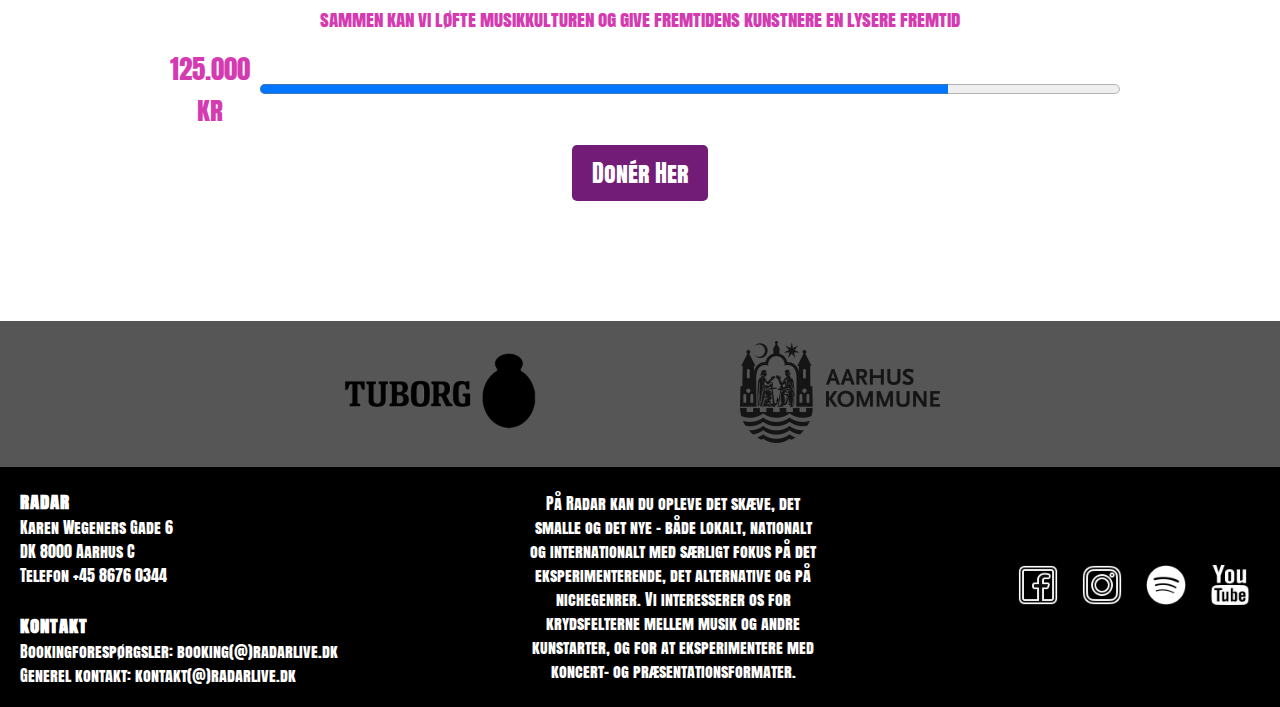
<file: stotkunstnerne.html>
<!DOCTYPE html>
<html lang="da">
    <head>
        <meta charset="UTF-8">
        <meta name="viewport" content="width=device-width, initial-scale=1.0">
        <title>Støt Kunstnerne</title>
        <meta name="title" content="Radar - Stedet for musikkultur i aarhus">
        <meta name="description" content="Hjælp Radar med at hjælpe de nye kunstnere. Donér for at hjælpe nye kunstnere i den danske musikindustri">
        <link rel="stylesheet" href="css/stotkunstnerne.css">
        <link rel="shortcut icon" type="image/x-icon" href="img/radar-logo-6760803867b84.webp"/>
    </head>

    <body>
        <header>
            
            <a href="index.html"><img src="img/radar-logo-bgremoved-67608038f2523.webp" alt="radar logo" class="logo" loading="lazy"/></a>
            
         <input type="checkbox" id="menu-bar">
        <label for="menu-bar"><img class="menubillede" src="img/menu.svg" alt="menu" ></label>
        <nav class="navbar">
            <ul>
                <li><a href="stotkunstnerne.html">støt kunstnerne</a></li>
                <li><a href="nyheder.html">nyheder</a></li>
                <li><a href="koncerter.html">koncerter</a> </li>
                <li><a href="nyekunstnere.html">nye kunstnere</a></li>
                <li><a href="omradar.html">om radar</a></li>
            </ul>
        </nav>
        </header>

        <main>
            <article class="infographic">
                <h1>støt kunstnerne</h1>
                <img src="img/infographic-removebg.webp" alt="infographic om kunstnerne på radar">
            </article>
            <article class="donate-section">
                <h2>donér og hjælp de nye kunstnere</h2>
                <p>
                    radar har en klar vision: at være et springbræt for nye kunstnere og hjælpe dem med at opbygge deres karriere i musikbranchen. musikscenen er fyldt med talent, men vejen frem kan være udfordrende. derfor har vi sat os for at gøre en forskel. en stor del af vores overskud – hele 80 % – går direkte til de kunstnere, der optræder hos os. Det er vores måde at sikre, at kunstnerne føler sig værdsat og får økonomisk støtte til at udvikle deres musik og nå ud til et bredere publikum
                    <br>
                    <br>
                    vi ser det som vores ansvar at skabe et miljø, hvor nye kunstnere kan blomstre. ved at tilbyde en platform og økonomisk støtte, giver vi kunstnerne mulighed for at fokusere på det vigtigste: deres kunst og deres kreativitet
                    <br>
                    <br>
                    som gæst hos radar har du også mulighed for at bidrage til denne vigtige sag. når du køber en billet til en koncert, støtter du allerede kunstnerne, men du kan også vælge at donere direkte. vi har gjort det nemt at give en hjælpende hånd
                    <br>
                    <br>
                    klik på "donér her" knappen nedenfor og giv et valgfrit beløb. hver krone går ubeskåret til de talentfulde kunstnere, der optræder hos radar
                    <br>
                    <br>
                    din donation – uanset beløbets størrelse – gør en forskel. det hjælper med at finansiere alt fra indspilninger og turnéer til udvikling af nyt materiale, og det giver kunstnerne en følelse af opbakning og værdsættelse
                    <br>
                    <br>
                    vi tror på, at musik skabes bedst i et miljø, hvor kreativitet og innovation trives. ved at støtte Radar er du med til at sikre, at den næste generation af kunstnere får mulighed for at udfolde deres talent og berige os med nye musikalske oplevelser
                    <br>
                    <br>
                    sammen kan vi løfte musikkulturen og give fremtidens kunstnere en lysere fremtid
                </p>
                <div class="donation-bar">
                    <label for="donation-amount">125.000 kr</label>
                    <progress id="donation-amount" value="80" max="100"></progress>
                </div>
                <button class="donate-button">Donér Her</button>
            </article>
        </main>

        <footer>
            <section class="partners">
                <a href="https://www.tuborgfondet.dk/" target="_blank" aria-label="tuborg fondets hjemmeside"><img src="img/tuborg-logo-6760803b16c4a.webp" alt="Tuborg"></a>
                <a href="https://aarhus.dk/" target="_blank" aria-label="aarhus kommunes hjemmeside"><img src="img/aarhus-kommune-logo.webp" alt="Aarhus Kommune"></a>
            </section>
            <section class="social">
                <article class="kontakt-tekst">
                    <h3>radar</h3>
                    <p>Karen Wegeners Gade 6<br>DK 8000 Aarhus C<br>Telefon +45 8676 0344</p>
                    <br>
                    <h3>kontakt</h3>
                    <p>Bookingforespørgsler: booking(@)radarlive.dk <br> Generel kontakt: kontakt(@)radarlive.dk</p>
                </article>
                <article class="footer-tekst">
                    <p>På Radar kan du opleve det skæve, det<br>smalle og det nye – både lokalt, nationalt<br>og internationalt med særligt fokus på det<br>eksperimenterende, det alternative og på<br>nichegenrer. Vi interesserer os for<br>krydsfelterne mellem musik og andre<br>kunstarter, og for at eksperimentere med<br>koncert- og præsentationsformater.</p>
                </article>
                <article class="social-icons">
                    <a href="https://www.facebook.com/radarlive" target="_blank" aria-label="radars facebook"><img src="img/facebook-logo.webp" alt="Facebook"></a>
                    <a href="https://www.instagram.com/radarlive/" target="_blank" aria-label="radars instagram"><img src="img/instagram-logo.webp" alt="Instagram"></a>
                    <a href="https://open.spotify.com/user/radarlive" target="_blank" aria-label="radars spotify"><img src="img/spotify-logo-6760803b04fc7.webp" alt="Spotify"></a>
                    <a href="https://www.youtube.com/user/radarliverec" target="_blank" aria-label="radars youtube"><img src="img/youtube-logo-6760803b75007.webp" alt="Youtube"></a>
                </article>
            </section>
        </footer>
    </body>
</html>
</file>
<file: css/style.css>
@import url('https://fonts.googleapis.com/css2?family=Anton+SC&display=swap');

* {
    margin: 0;
    padding: 0;
    box-sizing: border-box;
}

:root {
    --primary-color: #d53bb1;
    --secondary-color: #731c77;
    --grey-color: #989898;
}

body {
    background: url('../img/grunge-background.webp');
    background-attachment: fixed;
    background-repeat: no-repeat;
    background-position: center;
    background-size: cover;
}

.logo {
    width: 120px;
    height: auto;
    display: flex;
    flex-direction: row;
    justify-content: space-around;
    align-items: flex-start;
    margin: 10px;
    margin-left: 20px;
}

header {
    display: flex;
    align-items: center;
    gap: 25px;
    top: 0;
    left: 0;
    right: 0;
    justify-content: space-between;
    font-family: "Anton SC", sans-serif;
    font-weight: 400;
    font-style: normal;
    position: fixed;
    background: linear-gradient(180deg, #000000, #ffffff00);
    padding-right: 20px;
    z-index: 1000;
}

/* NAVBAR */

header .navbar ul {
    list-style-type: none;
}

header .navbar ul li {
    position: relative;
    float: left;
}

header .navbar ul li a {
    text-decoration: none;
    font-size: 30px;
    padding: 18px;
    display: block;
    color: var(--primary-color);
    margin-right: 30px;
}

header .navbar ul li a:visited {
   color: var(--primary-color);
   text-decoration: none;
}

header .navbar ul li a:hover {
    background: var(--primary-color);
    color: var(--secondary-color);
}

header .navbar ul li ul {
    position: absolute;
    left: 0;
    width: 200px;
    background: #FFF;
    display: none;
}

header .navbar ul li ul li {
    width: 100%;
    border-top: 1px solid rgba(0,0,0,0.1);
}

header .navbar ul li ul li ul {
    left: 200px;
    top: 0;
}

header .navbar ul li:focus-within > ul ,
header .nvabar ul li:hover > ul {
    display: block;
}

#menu-bar {
    display: none;
}

header label {
    font-size: 20px;
    color: #333;
    cursor: pointer;
    display: none;
}

section {
    padding: 100px 20px;
    text-align: center;
    margin-top: 50px;
}

h1, h2 {
    color: var(--secondary-color);
    margin-bottom: 30px;
    font-family: "Anton SC", sans-serif;
    font-size: 3rem;
}

.koncerter-grid {
    display: flex;
    justify-content: space-between;
    padding: 0 100px;
}
  
  .koncert {
    position: relative;
    overflow: hidden;
}
  
  .koncert img {
    width: 100%;
    height: 280px;
    object-fit: cover;
}
  
  
  .koncert article {
    position: absolute;
    bottom: 110px;
    left: 0;
    width: 100%;
    display: flex;
    justify-content: space-between;
    align-items: center;
    padding: 0 40px;
}

  .koncert:nth-child(2) article,
  .koncert:nth-child(3) article {
    bottom: 120px;
}

  .koncert:nth-child(2) .koncert-titel ,
  .koncert:nth-child(3) .koncert-titel {
    font-size: 1.25rem;
}

.koncert-titel {
    font-family: "Anton SC", sans-serif;
    color: var(--primary-color);
}

.koncert-dato {
    font-family: "Anton SC", sans-serif;
    color: var(--secondary-color);
}

.news {
    margin-top: -200px;
}

.news-grid {
    display: flex;
    gap: 40px;
    justify-content: center;
    margin-bottom: -300px;

}

.news-item img {
    width: 500px;
    height: auto;
    border: solid var(--primary-color) 4px;
    max-width: 100%;
}

.news-item {
    position: relative;
    overflow: hidden;
    display: flex;
    justify-content: center;
    align-items: center;
  }

.news-item p {
    font-family: "Anton SC", sans-serif;
    color: white;
    font-size: 1.8rem;
    text-align: center;
    position: absolute;
    padding: 20px;
    border-radius: 2px;
    max-width: 90%;
}

.reviews-grid {
    display: flex;
    flex-direction: row;
    justify-content: center;
    gap: 50px;
}

.review p {
    margin: 0;
    text-align: center;
    font-family: "Anton SC", sans-serif;
    color: var(--primary-color);
}

.review img {
    width: 200px;
    height: auto;
    margin: -60px;
}

.donate-section {
    margin: 50px auto;
    max-width: 1000px;
    padding: 20px;
    text-align: center;
    margin-bottom: 150px;
    margin-top: -100px;
}

.donate-section p {
    font-family: "Anton SC", sans-serif;
    color: var(--primary-color);
    font-size: 1.2rem;
}

.donate-section a {
    text-decoration: none;
    font-size: 5rem;
}

.donate-section p:nth-child(1):hover {
    color: var(--secondary-color);
}

.kommende-koncerter, .nyheder, .anmeldelser {
    margin-bottom: -100px;
}

footer .partners {
    background: #565656;
    padding: 20px;
    display: flex;
    flex-direction: row;
    justify-content: center;
    gap: 200px;
    margin-bottom: -50px;
    margin-top: -100px;
}

footer .social {
    background: #000000;
    padding: 20px;
    position: relative;
}

footer .partners img {
    width: 200px;
}

footer .social img {
    width: 40px;
    margin: 0 10px;
}

h3 {
    letter-spacing: 1px;
}

.social {
    display: flex;
    justify-content: space-between;
    align-items: center;
}

.kontakt-tekst {
    text-align: left;
    font-family: "Anton Sc", sans-serif;
    color: white;
}

.footer-tekst {
    text-align: center;
    font-family: "Anton Sc", sans-serif;
    color: white;
}

@media(max-width:1230px) {

    header {
        padding: 20px;
        display: flex;
        justify-content: space-between;
        position: fixed;
    }

    header label {
        display: block;
    }

    header .navbar {
        position: absolute;
        top: 100%;
        left: 0;
        right: 0;
        background: var(--primary-color);
        display: none;
        color: var(--secondary-color);
        font-family: "Anton SC", sans-serif;
    }

    header .navbar ul li {
        width:100%;
        background-color: var(--secondary-color);
    }

    header .navbar ul li a:hover {
        background: var(--primary-color);
    }

    header .navbar ul li ul {
        position: relative;
        width: 100%;
    }

    header .navbar ul li ul li {
        background: #eee;
    }

    header .navbar ul li ul li ul {
        width: 100%;
        left: 0;
    }

    #menu-bar:checked ~ .navbar {
        display: block;
    }

    .menubillede {
        width: 40px;
        margin-right: 50px;
    }
}

@media(max-width:1120px) {

    .news-grid {
        flex-direction: column;
        gap: 0px;
        margin: -400px 0;
        margin-bottom: -250px;
        margin-top: 60px;
    }

    .news-item {
        margin: 0;
    }

}

@media(max-width:1050px) {

    .koncerter-grid {
        flex-direction: column;
        align-items: center;
        margin: 100px;
    }

    .koncert article {
        flex-direction: column;
    }

    .koncert img {
        height: 100%;
        width: auto;
        margin: 0;
    }

    .koncert {
        padding: 0;
    }

    .koncert:nth-child(1) article {
      bottom: 10px;
  }

    .koncert:nth-child(2) article,
    .koncert:nth-child(3) article {
        bottom: 20px;
    }
  
    .koncert:nth-child(1) .koncert-titel,
    .koncert:nth-child(4) .koncert-titel {
      font-size: 1.1rem;
  }

  .reviews-grid {
    gap: 0;
  }

  .review {
    padding-bottom: 0;
    margin: 0;
  }
}

@media(max-width:905px) {

    .footer-tekst {
        display: none;
    }
    
}

@media(max-width:830px) {

    .reviews-grid {
    flex-direction: column;
    }
}

@media(max-width:630px) {

    footer .partners {
        flex-direction: column;
        align-items: center;
        gap: 0px;
    }

    .menubillede {
        margin-right: 20px;
        margin-top: -10px;
    }

    .logo {
        margin-left: 0px;
        margin-top: -10px;
    }

}

@media(max-width:600px) {

    footer .social-icons {
        display: flex;
        flex-direction: column;
        margin-right: 50px;
        gap: 10px;
    }
}

@media(max-width:420px) {
    
    .news-item:nth-child(2) p {
        font-size: 1.4rem;
    }
}

@media(max-width:410px) {

    .koncert img {
        height: auto;
        width: 350px;
        margin: 20px 0;
        align-items: center;
    }

    .koncerter-grid {
        margin: 50px;
    }

    .koncert article {
        bottom: 50px;
    }

    .koncert:nth-child(1) article,
    .koncert:nth-child(4) article {
      bottom: 30px;
  }
}
</file>
<file: css/koncerter.css>
@import url('https://fonts.googleapis.com/css2?family=Anton+SC&display=swap');

* {
    margin: 0;
    padding: 0;
    box-sizing: border-box;
}

:root {
    --primary-color: #d53bb1;
    --secondary-color: #731c77;
    --grey-color: #989898;
}

body {
    background: url('../img/grunge-background.webp');
    background-attachment: fixed;
    background-repeat: no-repeat;
    background-position: center;
    background-size: cover;
}

.logo {
    width: 120px;
    height: auto;
    display: flex;
    flex-direction: row;
    justify-content: space-around;
    align-items: flex-start;
    margin: 10px;
    margin-left: 20px;
}

header {
    display: flex;
    align-items: center;
    gap: 25px;
    top: 0;
    left: 0;
    right: 0;
    justify-content: space-between;
    font-family: "Anton SC", sans-serif;
    font-weight: 400;
    font-style: normal;
    position: fixed;
    background: linear-gradient(180deg, #000000, #ffffff00);
    padding-right: 20px;
    z-index: 1000;
}

/* NAVBAR */

header .navbar ul {
    list-style-type: none;
}

header .navbar ul li {
    position: relative;
    float: left;
}

header .navbar ul li a {
    text-decoration: none;
    font-size: 30px;
    padding: 18px;
    display: block;
    color: var(--primary-color);
    margin-right: 30px;
}

header .navbar ul li a:visited {
   color: var(--primary-color);
   text-decoration: none;
}

header .navbar ul li a:hover {
    background: var(--primary-color);
    color: var(--secondary-color);
}

header .navbar ul li ul {
    position: absolute;
    left: 0;
    width: 200px;
    background: #FFF;
    display: none;
}

header .navbar ul li ul li {
    width: 100%;
    border-top: 1px solid rgba(0,0,0,0.1);
}

header .navbar ul li ul li ul {
    left: 200px;
    top: 0;
}

header .navbar ul li:focus-within > ul ,
header .nvabar ul li:hover > ul {
    display: block;
}

#menu-bar {
    display: none;
}

header label {
    font-size: 20px;
    color: #333;
    cursor: pointer;
    display: none;
}

h1, h2 {
    color: var(--secondary-color);
    margin-bottom: 30px;
    font-family: "Anton SC", sans-serif;
    font-size: 3rem;
    text-align: center;
}

.koncerter h1 {
    margin-top: 150px;
}

.koncerter-row-1,
.koncerter-row-2,
.koncerter-row-3 {
    display: flex;
    justify-content: space-between;
    padding: 0 100px;
    margin: 40px 0;
}
  
  .koncert {
    position: relative;
    overflow: hidden;
}
  
  .koncert img {
    width: 100%;
    height: 280px;
    object-fit: cover;
}
  
  
  .koncert article {
    position: absolute;
    bottom: 15px;
    left: 0;
    width: 100%;
    display: flex;
    justify-content: space-between;
    align-items: center;
    padding: 0 30px;
    text-align: center;
}

.koncert-titel {
    font-size: 1.25rem;
}

  .koncert:nth-child(1) article,
  .koncert:nth-child(4) article {
    bottom: 10px;
}

  .koncert:nth-child(1) .koncert-titel,
  .koncert:nth-child(4) .koncert-titel {
    font-size: 1.1rem;
}

.koncert-titel {
    font-family: "Anton SC", sans-serif;
    color: var(--primary-color);
}

.koncert-dato {
    font-family: "Anton SC", sans-serif;
    color: var(--secondary-color);
}

h2 {
    margin-top: 100px;
}

.reviews-grid {
    display: flex;
    flex-direction: row;
    justify-content: center;
    gap: 50px;
    align-items: top;
    text-align: center;
    margin-top: -20px;
    margin-bottom: 80px;
}

.review p {
    margin: 0;
    text-align: center;
    font-family: "Anton SC", sans-serif;
    color: var(--primary-color);
}

.review img {
    width: 200px;
    height: auto;
    margin: -60px;

}

footer .partners {
    background: #565656;
    padding: 20px;
    display: flex;
    flex-direction: row;
    justify-content: center;
    gap: 200px;
}

footer .social {
    background: #000000;
    padding: 20px;
    position: relative;
}

footer .partners img {
    width: 200px;
}

footer .social img {
    width: 40px;
    margin: 0 10px;
}

h3 {
    letter-spacing: 1px;
}

.social {
    display: flex;
    justify-content: space-between;
    align-items: center;
}

.kontakt-tekst {
    text-align: left;
    font-family: "Anton Sc", sans-serif;
    color: white;
}

.footer-tekst {
    text-align: center;
    font-family: "Anton Sc", sans-serif;
    color: white;
}

@media(max-width:1230px) {

    header {
        padding: 20px;
        display: flex;
        justify-content: space-between;
        position: fixed;
    }

    header label {
        display: block;
    }

    header .navbar {
        position: absolute;
        top: 100%;
        left: 0;
        right: 0;
        background: var(--primary-color);
        display: none;
        color: var(--secondary-color);
        font-family: "Anton SC", sans-serif;
    }

    header .navbar ul li {
        width:100%;
        background-color: var(--secondary-color);
    }

    header .navbar ul li a:hover {
        background: var(--primary-color);
    }

    header .navbar ul li ul {
        position: relative;
        width: 100%;
    }

    header .navbar ul li ul li {
        background: #eee;
    }

    header .navbar ul li ul li ul {
        width: 100%;
        left: 0;
    }

    #menu-bar:checked ~ .navbar {
        display: block;
    }

    .menubillede {
        width: 40px;
        margin-right: 30px;
    }
}

@media(max-width:905px) {

    .footer-tekst {
        display: none;
    }

    .koncert:nth-child(3) {
        display: none;
    }
    
}

@media(max-width:830px) {

    .reviews-grid {
    flex-direction: column;
    }
}

@media(max-width:830px) {

    .koncerter-row-1,
    .koncerter-row-2,
    .koncerter-row-3 {
        flex-direction: column;
        align-items: center;
        margin: 0;
    }

    .koncert article {
        flex-direction: column;
        bottom: 50px;
    }

    .koncert img {
        height: 100%;
        width: auto;
        margin: 40px 0;
    }

    .koncert:nth-child(1) article,
    .koncert:nth-child(4) article {
      bottom: 50px;
  }
  
    .koncert:nth-child(1) .koncert-titel,
    .koncert:nth-child(4) .koncert-titel {
      font-size: 1.1rem;
  }
}

@media(max-width:630px) {

    footer .partners {
        flex-direction: column;
        align-items: center;
        gap: 0px;
    }

    .menubillede {
        margin-right: 20px;
        margin-top: -10px;
    }

    .logo {
        margin-left: 0px;
        margin-top: -10px;
    }

}

@media(max-width:600px) {

    footer .social-icons {
        display: flex;
        flex-direction: column;
        margin-right: 50px;
        gap: 10px;
    }
}

@media(max-width:410px) {

    .koncert img {
        height: auto;
        width: 350px;
        margin: 20px 0;
    }

    .koncert article {
        bottom: 35px;
    }

    .koncert:nth-child(1) article,
    .koncert:nth-child(4) article {
      bottom: 30px;
  }
}
</file>
<file: css/nyekunstnere.css>
@import url('https://fonts.googleapis.com/css2?family=Anton+SC&display=swap');

* {
    margin: 0;
    padding: 0;
    box-sizing: border-box;
}

:root {
    --primary-color: #d53bb1;
    --secondary-color: #731c77;
    --grey-color: #989898;
}

body {
    background: url('../img/grunge-background.webp');
    background-attachment: fixed;
    background-repeat: no-repeat;
    background-position: center;
    background-size: cover;
}

.logo {
    width: 120px;
    height: auto;
    display: flex;
    flex-direction: row;
    justify-content: space-around;
    align-items: flex-start;
    margin: 10px;
    margin-left: 20px;
}

header {
    display: flex;
    align-items: center;
    gap: 25px;
    top: 0;
    left: 0;
    right: 0;
    justify-content: space-between;
    font-family: "Anton SC", sans-serif;
    font-weight: 400;
    font-style: normal;
    position: fixed;
    background: linear-gradient(180deg, #000000, #ffffff00);
    padding-right: 20px;
}

/* NAVBAR */

header .navbar ul {
    list-style-type: none;
}

header .navbar ul li {
    position: relative;
    float: left;
}

header .navbar ul li a {
    text-decoration: none;
    font-size: 30px;
    padding: 18px;
    display: block;
    color: var(--primary-color);
    margin-right: 30px;
}

header .navbar ul li a:visited {
   color: var(--primary-color);
   text-decoration: none;
}

header .navbar ul li a:hover {
    background: var(--primary-color);
    color: var(--secondary-color);
}

header .navbar ul li ul {
    position: absolute;
    left: 0;
    width: 200px;
    background: #FFF;
    display: none;
}

header .navbar ul li ul li {
    width: 100%;
    border-top: 1px solid rgba(0,0,0,0.1);
}

header .navbar ul li ul li ul {
    left: 200px;
    top: 0;
}

header .navbar ul li:focus-within > ul ,
header .nvabar ul li:hover > ul {
    display: block;
}

#menu-bar {
    display: none;
}

header label {
    font-size: 20px;
    color: #333;
    cursor: pointer;
    display: none;
}

h1, h2 {
    color: var(--secondary-color);
    margin-bottom: 30px;
    font-family: "Anton SC", sans-serif;
    font-size: 3rem;
}

.nye-kunstnere {
    margin: 50px auto;
    max-width: 1000px;
    padding: 20px;
    text-align: center;
    margin-bottom: 100px;
    margin-top: 130px;
}

.nye-kunstnere p {
    font-family: "Anton SC", sans-serif;
    color: var(--primary-color);
    font-size: 1.2rem;
}

.playlist {
    margin: 40px 0;
}

iframe {
    border: none;
}

.donate-section {
    margin: 50px auto;
    max-width: 1000px;
    padding: 20px;
    text-align: center;
    margin-bottom: 70px;
    margin-top: -100px;
}

.donate-section p {
    font-family: "Anton SC", sans-serif;
    color: var(--primary-color);
    font-size: 1.2rem;
}

.donate-section a {
    text-decoration: none;
    font-size: 5rem;
}

.donate-section p:nth-child(1):hover {
    color: var(--secondary-color);
}

footer .partners {
    background: #565656;
    padding: 20px;
    display: flex;
    flex-direction: row;
    justify-content: center;
    gap: 200px;
}

footer .social {
    background: #000000;
    padding: 20px;
    position: relative;
}

footer .partners img {
    width: 200px;
}

footer .social img {
    width: 40px;
    margin: 0 10px;
}

h3 {
    letter-spacing: 1px;
}

.social {
    display: flex;
    justify-content: space-between;
    align-items: center;
}

.kontakt-tekst {
    text-align: left;
    font-family: "Anton Sc", sans-serif;
    color: white;
}

.footer-tekst {
    text-align: center;
    font-family: "Anton Sc", sans-serif;
    color: white;
}

@media(max-width:1230px) {

    header {
        padding: 20px;
        display: flex;
        justify-content: space-between;
        position: fixed;
    }

    header label {
        display: block;
    }

    header .navbar {
        position: absolute;
        top: 100%;
        left: 0;
        right: 0;
        background: var(--primary-color);
        display: none;
        color: var(--secondary-color);
        font-family: "Anton SC", sans-serif;
    }

    header .navbar ul li {
        width:100%;
        background-color: var(--secondary-color);
    }

    header .navbar ul li a:hover {
        background: var(--primary-color);
    }

    header .navbar ul li ul {
        position: relative;
        width: 100%;
    }

    header .navbar ul li ul li {
        background: #eee;
    }

    header .navbar ul li ul li ul {
        width: 100%;
        left: 0;
    }

    #menu-bar:checked ~ .navbar {
        display: block;
    }

    .menubillede {
        width: 40px;
        margin-right: 50px;
    }
}

@media(max-width:905px) {

    .footer-tekst {
        display: none;
    }
    
}

@media(max-width:630px) {

    footer .partners {
        flex-direction: column;
        align-items: center;
        gap: 0px;
    }

    .menubillede {
        margin-right: 20px;
        margin-top: -10px;
    }

    .logo {
        margin-left: 0px;
        margin-top: -10px;
    }

}

@media(max-width:600px) {

    footer .social-icons {
        display: flex;
        flex-direction: column;
        margin-right: 50px;
        gap: 10px;
    }
}
</file>
<file: css/nyheder.css>
@import url('https://fonts.googleapis.com/css2?family=Anton+SC&display=swap');

* {
    margin: 0;
    padding: 0;
    box-sizing: border-box;
}

:root {
    --primary-color: #d53bb1;
    --secondary-color: #731c77;
    --grey-color: #989898;
}

body {
    background: url('../img/grunge-background.webp');
    background-attachment: fixed;
    background-repeat: no-repeat;
    background-position: center;
    background-size: cover;
}

.logo {
    width: 120px;
    height: auto;
    display: flex;
    flex-direction: row;
    justify-content: space-around;
    align-items: flex-start;
    margin: 10px;
    margin-left: 20px;
}

header {
    display: flex;
    align-items: center;
    gap: 25px;
    top: 0;
    left: 0;
    right: 0;
    justify-content: space-between;
    font-family: "Anton SC", sans-serif;
    font-weight: 400;
    font-style: normal;
    position: fixed;
    background: linear-gradient(180deg, #000000, #ffffff00);
    padding-right: 20px;
    z-index: 1000;
}

/* NAVBAR */

header .navbar ul {
    list-style-type: none;
}

header .navbar ul li {
    position: relative;
    float: left;
}

header .navbar ul li a {
    text-decoration: none;
    font-size: 30px;
    padding: 18px;
    display: block;
    color: var(--primary-color);
    margin-right: 30px;
}

header .navbar ul li a:visited {
   color: var(--primary-color);
   text-decoration: none;
}

header .navbar ul li a:hover {
    background: var(--primary-color);
    color: var(--secondary-color);
}

header .navbar ul li ul {
    position: absolute;
    left: 0;
    width: 200px;
    background: #FFF;
    display: none;
}

header .navbar ul li ul li {
    width: 100%;
    border-top: 1px solid rgba(0,0,0,0.1);
}

header .navbar ul li ul li ul {
    left: 200px;
    top: 0;
}

header .navbar ul li:focus-within > ul ,
header .nvabar ul li:hover > ul {
    display: block;
}

#menu-bar {
    display: none;
}

header label {
    font-size: 20px;
    color: #333;
    cursor: pointer;
    display: none;
}

h1, h2 {
    color: var(--secondary-color);
    margin-bottom: 30px;
    font-family: "Anton SC", sans-serif;
    font-size: 3rem;
}

.news {
    margin-top: 150px;
    text-align: center;
}

.news-grid {
    display: flex;
    gap: 40px;
    justify-content: center;
    margin-bottom: 60px;
}

.news-item img {
    width: 500px;
    height: auto;
    border: solid var(--primary-color) 4px;
}

.news-item {
    position: relative;
    overflow: hidden;
    display: flex;
    justify-content: center;
    align-items: center;
  }

.news-item p {
    font-family: "Anton SC", sans-serif;
    color: white;
    font-size: 1.8rem;
    text-align: center;
    position: absolute;
    padding: 10px;
    border-radius: 2px;
    max-width: 90%;
}

.news-item p:hover {
    background: rgba(0,0,0,0.5);
}

footer .partners {
    background: #565656;
    padding: 20px;
    display: flex;
    flex-direction: row;
    justify-content: center;
    gap: 200px;
}

footer .social {
    background: #000000;
    padding: 20px;
    position: relative;
}

footer .partners img {
    width: 200px;
}

footer .social img {
    width: 40px;
    margin: 0 10px;
}

h3 {
    letter-spacing: 1px;
}

.social {
    display: flex;
    justify-content: space-between;
    align-items: center;
}

.kontakt-tekst {
    text-align: left;
    font-family: "Anton Sc", sans-serif;
    color: white;
}

.footer-tekst {
    text-align: center;
    font-family: "Anton Sc", sans-serif;
    color: white;
}

@media(max-width:1230px) {

    header {
        padding: 20px;
        display: flex;
        justify-content: space-between;
        position: fixed;
    }

    header label {
        display: block;
    }

    header .navbar {
        position: absolute;
        top: 100%;
        left: 0;
        right: 0;
        background: var(--primary-color);
        display: none;
        color: var(--secondary-color);
        font-family: "Anton SC", sans-serif;
    }

    header .navbar ul li {
        width:100%;
        background-color: var(--secondary-color);
    }

    header .navbar ul li a:hover {
        background: var(--primary-color);
    }

    header .navbar ul li ul {
        position: relative;
        width: 100%;
    }

    header .navbar ul li ul li {
        background: #eee;
    }

    header .navbar ul li ul li ul {
        width: 100%;
        left: 0;
    }

    #menu-bar:checked ~ .navbar {
        display: block;
    }

    .menubillede {
        width: 40px;
        margin-right: 50px;
    }
}

@media(max-width:1120px) {

    .news-grid {
        flex-direction: column;
    }

    .news-item {
        margin: 0;
        overflow: hidden;
    }
    
    .news-item p {
        max-width: 500px;
    }

}

@media(max-width:905px) {

    .footer-tekst {
        display: none;
    }
    
}

@media(max-width:630px) {

    footer .partners {
        flex-direction: column;
        align-items: center;
        gap: 0px;
    }

    .menubillede {
        margin-right: 20px;
        margin-top: -10px;
    }

    .logo {
        margin-left: 0px;
        margin-top: -10px;
    }

}

@media(max-width:600px) {

    footer .social-icons {
        display: flex;
        flex-direction: column;
        margin-right: 50px;
        gap: 10px;
    }
}

@media(max-width:530px) {
    
    .news-item {
        scale: 0.8;
    }

    .news-item img {
        max-width: 100%;
    }
}

@media(max-width:420px) {
    
    .news-item p {
        scale: 0.8;
    }

}
</file>
<file: css/omradar.css>
@import url('https://fonts.googleapis.com/css2?family=Anton+SC&display=swap');

* {
    margin: 0;
    padding: 0;
    box-sizing: border-box;
}

:root {
    --primary-color: #d53bb1;
    --secondary-color: #731c77;
    --grey-color: #989898;
}

body {
    background: url('../img/grunge-background.webp');
    background-attachment: fixed;
    background-repeat: no-repeat;
    background-position: center;
    background-size: cover;
}

.logo {
    width: 120px;
    height: auto;
    display: flex;
    flex-direction: row;
    justify-content: space-around;
    align-items: flex-start;
    margin: 10px;
    margin-left: 20px;
}

header {
    display: flex;
    align-items: center;
    gap: 25px;
    top: 0;
    left: 0;
    right: 0;
    justify-content: space-between;
    font-family: "Anton SC", sans-serif;
    font-weight: 400;
    font-style: normal;
    position: fixed;
    background: linear-gradient(180deg, #000000, #ffffff00);
    padding-right: 20px;
}

/* NAVBAR */

header .navbar ul {
    list-style-type: none;
}

header .navbar ul li {
    position: relative;
    float: left;
}

header .navbar ul li a {
    text-decoration: none;
    font-size: 30px;
    padding: 18px;
    display: block;
    color: var(--primary-color);
    margin-right: 30px;
}

header .navbar ul li a:visited {
   color: var(--primary-color);
   text-decoration: none;
}

header .navbar ul li a:hover {
    background: var(--primary-color);
    color: var(--secondary-color);
}

header .navbar ul li ul {
    position: absolute;
    left: 0;
    width: 200px;
    background: #FFF;
    display: none;
}

header .navbar ul li ul li {
    width: 100%;
    border-top: 1px solid rgba(0,0,0,0.1);
}

header .navbar ul li ul li ul {
    left: 200px;
    top: 0;
}

header .navbar ul li:focus-within > ul ,
header .nvabar ul li:hover > ul {
    display: block;
}

#menu-bar {
    display: none;
}

header label {
    font-size: 20px;
    color: #333;
    cursor: pointer;
    display: none;
}

h1, h2 {
    color: var(--secondary-color);
    margin-bottom: 30px;
    font-family: "Anton SC", sans-serif;
    font-size: 3rem;
}

.hvad-er-radar {
    margin: 0 auto;
    max-width: 1000px;
    padding: 20px;
    text-align: center;
    font-size: 1.1rem;
    margin-top: 130px;
}

.hvad-er-radar p {
    font-family: "Anton SC", sans-serif;
    color: var(--primary-color);
}

.radar-image img {
    width: 100%;
    overflow-x: hidden;
    object-fit: cover;
}

.frivillig {
    margin: 0 auto;
    max-width: 1000px;
    padding: 20px;
    text-align: center;
    font-size: 1.1rem;
}

.frivillig p:not(.bliv-frivillig) {
    font-family: "Anton SC", sans-serif;
    color: var(--primary-color);
}

.bliv-frivillig {
    font-family: "Anton SC", sans-serif;
    color: var(--secondary-color);
    font-size: 2rem;
}

.glader-os {
    font-size: 1.5rem;
}

.dine-ideer {
    margin: 0 auto;
    max-width: 1000px;
    padding: 20px;
    text-align: left;
    font-size: 1.1rem;
    margin-bottom: 80px;
    margin-top: 50px;
}

.dine-ideer h2 {
    text-align: center;
}

.dine-ideer p {
    font-family: "Anton SC", sans-serif;
    color: var(--primary-color);
}

.tekst-om-ide {
    max-width: 400px;
    text-align: center;
}

.ideer-container {
    display: flex;
    justify-content: space-between;
    align-items: flex-start;
    gap: 20px;
}

form {
    width: 50%;
    font-family: "Anton SC", sans-serif;
    color: var(--secondary-color);
    font-size: 1.3rem;
}

button {
    font-family: "Anton SC", sans-serif;
    font-size: 2rem;
    width: 50%;
}

.feedback-form {
    max-width: 75%;
    display: flex;
    flex-direction: column;
    justify-content: center;
}

.feedback-form input,
.feedback-form textarea {
    width: 100%;
    padding: 10px;
    margin-bottom: 10px;
    border: 1px solid #ccc;
    border-radius: 2px;
}

.feedback-form button {
    padding: 10px 20px;
    background-color: var(--secondary-color);
    color: white;
    border: none;
    border-radius: 2px;
    cursor: pointer;
}

.feedback-form button:hover {
    background-color: var(--primary-color);
}

footer .partners {
    background: #565656;
    padding: 20px;
    display: flex;
    flex-direction: row;
    justify-content: center;
    gap: 200px;
}

footer .social {
    background: #000000;
    padding: 20px;
    position: relative;
}

footer .partners img {
    width: 200px;
}

footer .social img {
    width: 40px;
    margin: 0 10px;
}

h3 {
    letter-spacing: 1px;
}

.social {
    display: flex;
    justify-content: space-between;
    align-items: center;
}

.kontakt-tekst {
    text-align: left;
    font-family: "Anton Sc", sans-serif;
    color: white;
}

.footer-tekst {
    text-align: center;
    font-family: "Anton Sc", sans-serif;
    color: white;
}

@media(max-width:1230px) {

    header {
        padding: 20px;
        display: flex;
        justify-content: space-between;
        position: fixed;
    }

    header label {
        display: block;
    }

    header .navbar {
        position: absolute;
        top: 100%;
        left: 0;
        right: 0;
        background: var(--primary-color);
        display: none;
        color: var(--secondary-color);
        font-family: "Anton SC", sans-serif;
    }

    header .navbar ul li {
        width:100%;
        background-color: var(--secondary-color);
    }

    header .navbar ul li a:hover {
        background: var(--primary-color);
    }

    header .navbar ul li ul {
        position: relative;
        width: 100%;
    }

    header .navbar ul li ul li {
        background: #eee;
    }

    header .navbar ul li ul li ul {
        width: 100%;
        left: 0;
    }

    #menu-bar:checked ~ .navbar {
        display: block;
    }

    .menubillede {
        width: 40px;
        margin-right: 50px;
    }
}

@media(max-width:905px) {

    .footer-tekst {
        display: none;
    }
    
}

@media(max-width:790px) {

    .ideer-container {
        flex-direction: column;
        align-items: center;
        max-width: 700px;
    }

    form {
        align-items: center;
        width: 100%;
    }

    .feedback-form button {
        max-width: 50%;
        width: 100%;
    }
}

@media(max-width:630px) {

    footer .partners {
        flex-direction: column;
        align-items: center;
        gap: 0px;
    }

    .menubillede {
        margin-right: 20px;
        margin-top: -10px;
    }

    .logo {
        margin-left: 0px;
        margin-top: -10px;
    }

}

@media(max-width:600px) {

    footer .social-icons {
        display: flex;
        flex-direction: column;
        margin-right: 50px;
        gap: 10px;
    }
}
</file>
<file: css/stotkunstnerne.css>
@import url('https://fonts.googleapis.com/css2?family=Anton+SC&display=swap');

* {
    margin: 0;
    padding: 0;
    box-sizing: border-box;
}

:root {
    --primary-color: #d53bb1;
    --secondary-color: #731c77;
    --grey-color: #989898;
}

body {
    background: url('../img/grunge-background.webp');
    background-attachment: fixed;
    background-repeat: no-repeat;
    background-position: center;
    background-size: cover;
}

.logo {
    width: 120px;
    height: auto;
    display: flex;
    flex-direction: row;
    justify-content: space-around;
    align-items: flex-start;
    margin: 10px;
    margin-left: 20px;
}

header {
    display: flex;
    align-items: center;
    gap: 25px;
    top: 0;
    left: 0;
    right: 0;
    justify-content: space-between;
    font-family: "Anton SC", sans-serif;
    font-weight: 400;
    font-style: normal;
    position: fixed;
    background: linear-gradient(180deg, #000000, #ffffff00);
    padding-right: 20px;
}

/* NAVBAR */

header .navbar ul {
    list-style-type: none;
}

header .navbar ul li {
    position: relative;
    float: left;
}

header .navbar ul li a {
    text-decoration: none;
    font-size: 30px;
    padding: 18px;
    display: block;
    color: var(--primary-color);
    margin-right: 30px;
}

header .navbar ul li a:visited {
   color: var(--primary-color);
   text-decoration: none;
}

header .navbar ul li a:hover {
    background: var(--primary-color);
    color: var(--secondary-color);
}

header .navbar ul li ul {
    position: absolute;
    left: 0;
    width: 200px;
    background: #FFF;
    display: none;
}

header .navbar ul li ul li {
    width: 100%;
    border-top: 1px solid rgba(0,0,0,0.1);
}

header .navbar ul li ul li ul {
    left: 200px;
    top: 0;
}

header .navbar ul li:focus-within > ul ,
header .nvabar ul li:hover > ul {
    display: block;
}

#menu-bar {
    display: none;
}

header label {
    font-size: 20px;
    color: #333;
    cursor: pointer;
    display: none;
}

.infographic {
    display: flex;
    justify-content: center;
    flex-direction: column;
    align-items: center;
    margin-top: 150px;
}

h1, h2 {
    color: var(--secondary-color);
    margin-bottom: 30px;
    font-family: "Anton SC", sans-serif;
    font-size: 3rem;
}

.infographic img {
    width: 800px;
    height: auto;
    background: radial-gradient(circle, var(--secondary-color), var(--grey-color), var(--secondary-color));
    max-width: 90%;
}

.donate-section {
    margin: 50px auto;
    max-width: 1000px;
    padding: 20px;
    text-align: center;
    margin-bottom: 100px;
}

.donate-section p {
    font-family: "Anton SC", sans-serif;
    color: var(--primary-color);
    font-size: 1.2rem;
}

.donation-bar {
    margin: 15px 0;
    display: flex;
    align-items: center;
    justify-content: center;
    font-family: "Anton SC", sans-serif;
    color: var(--primary-color);
    font-size: 1.7rem;
}

#donation-amount {
    width: 100%;
    margin: 10px 0;
    height: 20px;
}

.donate-button {
    background-color: var(--secondary-color);
    color: #fff;
    padding: 10px 20px;
    border: none;
    border-radius: 5px;
    cursor: pointer;
    font-size: 1.5rem;
    font-family: "Anton SC", sans-serif;
}

.donate-button:hover {
    transform: scale(1.05);
    transition: 0.3s;
}

footer .partners {
    background: #565656;
    padding: 20px;
    display: flex;
    flex-direction: row;
    justify-content: center;
    gap: 200px;
}

footer .social {
    background: #000000;
    padding: 20px;
    position: relative;
}

footer .partners img {
    width: 200px;
}

footer .social img {
    width: 40px;
    margin: 0 10px;
}

h3 {
    letter-spacing: 1px;
}

.social {
    display: flex;
    justify-content: space-between;
    align-items: center;
}

.kontakt-tekst {
    text-align: left;
    font-family: "Anton Sc", sans-serif;
    color: white;
}

.footer-tekst {
    text-align: center;
    font-family: "Anton Sc", sans-serif;
    color: white;
}

@media(max-width:1230px) {

    header {
        padding: 20px;
        display: flex;
        justify-content: space-between;
        position: fixed;
    }

    header label {
        display: block;
    }

    header .navbar {
        position: absolute;
        top: 100%;
        left: 0;
        right: 0;
        background: var(--primary-color);
        display: none;
        color: var(--secondary-color);
        font-family: "Anton SC", sans-serif;
    }

    header .navbar ul li {
        width:100%;
        background-color: var(--secondary-color);
    }

    header .navbar ul li a:hover {
        background: var(--primary-color);
    }

    header .navbar ul li ul {
        position: relative;
        width: 100%;
    }

    header .navbar ul li ul li {
        background: #eee;
    }

    header .navbar ul li ul li ul {
        width: 100%;
        left: 0;
    }

    #menu-bar:checked ~ .navbar {
        display: block;
    }

    .menubillede {
        width: 40px;
        margin-right: 50px;
    }
}

@media(max-width:905px) {

    .footer-tekst {
        display: none;
    }
    
}

@media(max-width:630px) {

    footer .partners {
        flex-direction: column;
        align-items: center;
        gap: 0px;
    }

    .menubillede {
        margin-right: 20px;
        margin-top: -10px;
    }

    .logo {
        margin-left: 0px;
        margin-top: -10px;
    }

}

@media(max-width:600px) {

    footer .social-icons {
        display: flex;
        flex-direction: column;
        margin-right: 50px;
        gap: 10px;
    }
}
</file>
